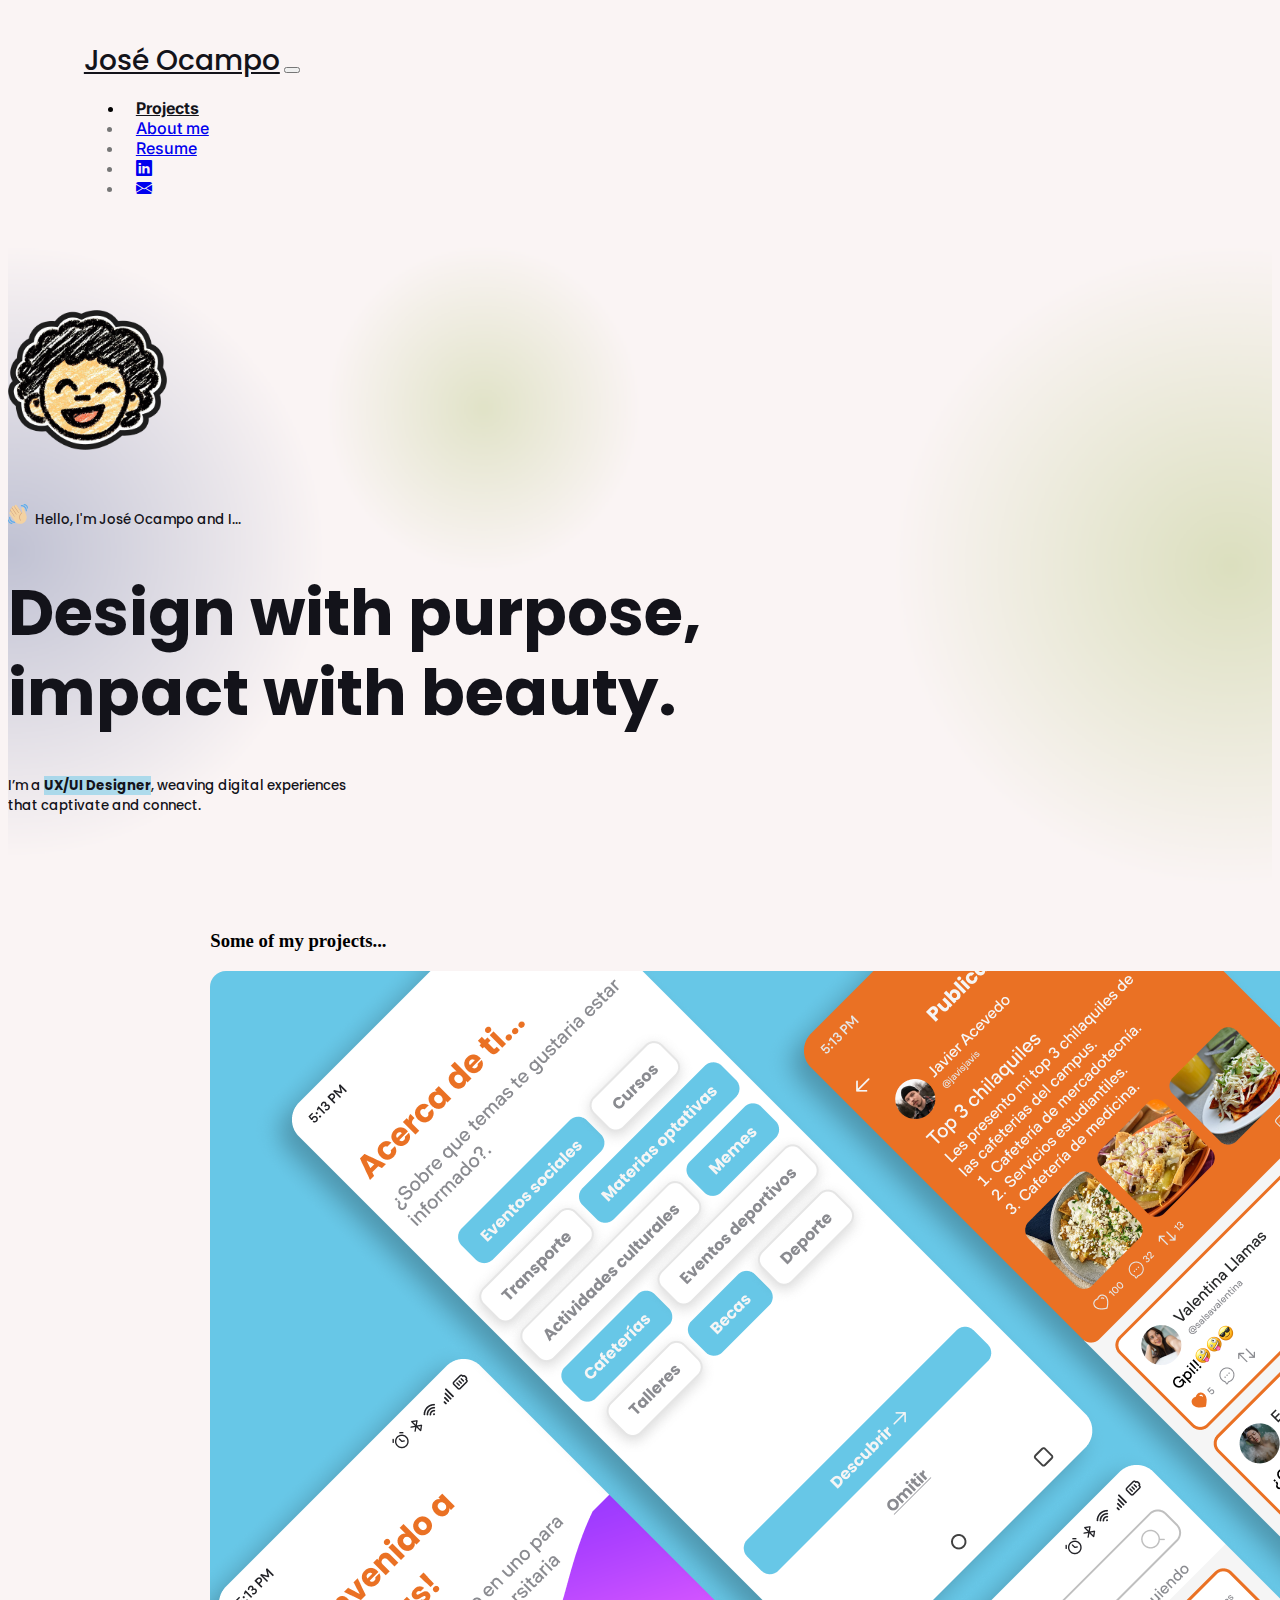
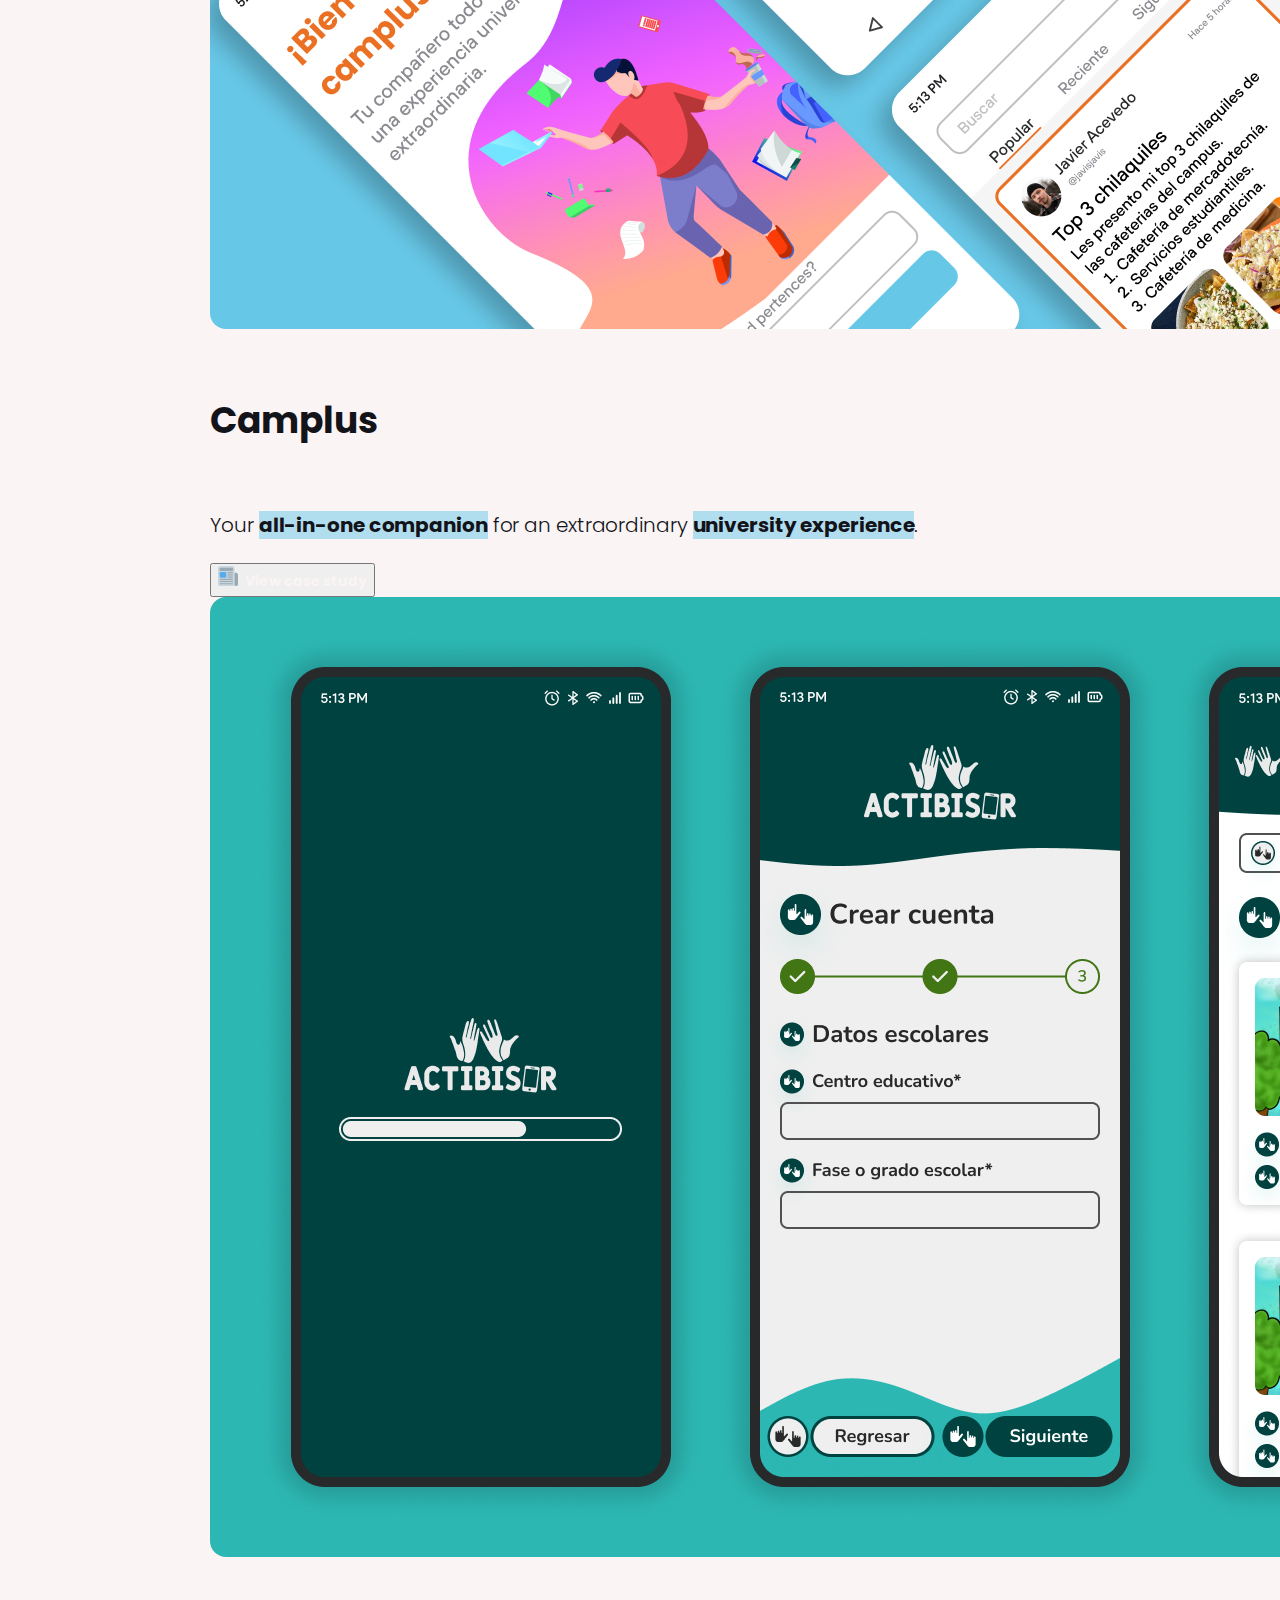
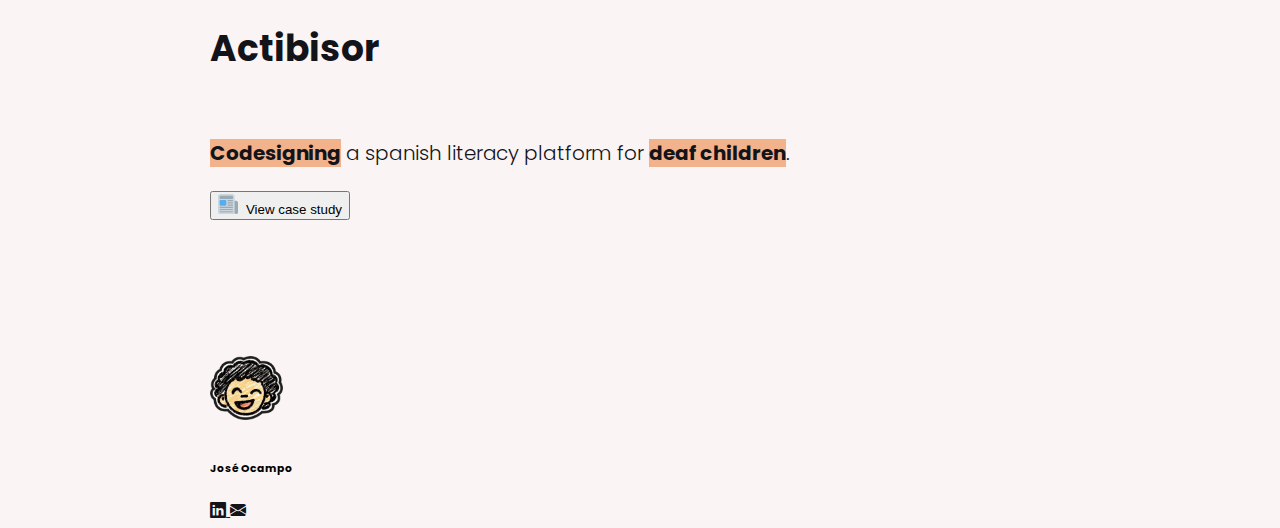
<file: index.html>
<!doctype html>
<html lang="en">
  <head>
    <meta charset="utf-8">
    <meta name="viewport" content="width=device-width, initial-scale=1">
    <title>José Ocampo</title>
    <link rel="icon" href="./assets/projects/iconlogo.png">
    <link href="https://cdn.jsdelivr.net/npm/bootstrap@5.3.2/dist/css/bootstrap.min.css" rel="stylesheet" integrity="sha384-T3c6CoIi6uLrA9TneNEoa7RxnatzjcDSCmG1MXxSR1GAsXEV/Dwwykc2MPK8M2HN" crossorigin="anonymous">
    <link rel="stylesheet" href="https://cdn.jsdelivr.net/npm/bootstrap-icons@1.11.1/font/bootstrap-icons.css">
    <link rel="stylesheet" href="./style.css">
    <link href='https://fonts.googleapis.com/css?family=Poppins' rel='stylesheet'>
    <link href='https://fonts.googleapis.com/css?family=Inter' rel='stylesheet'>
  </head>
  <body>
    <nav class="navbar navbar-expand-lg header" style="background-color: #FAF4F4;">
        <div class="container-fluid">
          <a class="navbar-brand" href="#" id="header-title">José Ocampo</a>
          <button class="navbar-toggler" type="button" data-bs-toggle="collapse" data-bs-target="#navbarNav" aria-controls="navbarNav" aria-expanded="false" aria-label="Toggle navigation">
            <span class="navbar-toggler-icon"></span>
          </button>
          <form class="d-flex">
            <div class="collapse navbar-collapse" id="navbarNav">
                <ul class="navbar-nav">
                <li class="nav-item">
                    <a class="nav-link active header-menu" aria-current="page" href="#" id="header-menu" style="font-weight: 700; color: #13131A;">Projects</a>
                </li>
                <li class="nav-item header-menu" id="header-menu">
                    <a class="nav-link" href="./aboutme.html">About me</a>
                </li>
                <li class="nav-item header-menu" id="header-menu">
                    <a class="nav-link" href="./assets/projects/JoseOcampoUXUIDesignerResume2024.pdf" target="_blank">Resume</a>
                </li>
                <li class="nav-item header-menu" id="header-menu">
                    <a class="nav-link" href="https://www.linkedin.com/in/jos%C3%A9-rodolfo-ocampo-barajas-85534925a/">
                        <i class="bi bi-linkedin"></i>
                    </a>
                </li>
                <li class="nav-item header-menu" id="header-menu">
                    <a class="nav-link" href="mailto:joseocabar@gmail.com">
                        <i class="bi bi-envelope-fill"></i>
                    </a>
                </li>
                </ul>
            </div>
        </form>
        </div>
    </nav>
    <div class="text-center background-image-class">
        <img src="./assets/projects/StickerLogo.png" style="height: 140px; width: 159.21px; margin-top: 64px; margin-bottom: 28px;" class="img-fluid" alt="...">
        <h5 id="small-text"> <img src="./assets/projects/waving-hand-sign-tone-2.svg" style="height: 20px; width: 20px; margin-right: 4px;"> Hello, I'm José Ocampo and I...</h5>
        <h1 id="banner-text"><strong>Design with purpose,</br> impact with beauty.</strong></h1>
        <h5 id="small-text" style="margin-top: 24px;">I’m a <strong class="highlight2">UX/UI Designer</strong>, weaving digital experiences </br> that captivate and connect.</h5>
    </div>

    <div class="container-fluid" style="padding-left: 16%; padding-right: 16%; padding-top: 2%;">
        <div class="row">
          <div class="col-md-12 py-4">
            <h3>Some of my projects...</h3>
          </div>
        </div>

        <div class="card mb-5" style="max-width: 100%; background-color: #FAF4F4; border-color: #FAF4F4;">
            <div class="row g-0">
              <div class="col-md-8 align-items-center">
                <img src="./assets/projects/CamplusCover2.png" class="img-fluid rounded-start-custom" alt="...">
              </div>
              <div class="col-md-4 d-flex align-items-center px-2">
                <div class="card-body">
                  <h5 class="card-title" id="card-title">Camplus</h5>
                  <p class="card-text" id="card-content">Your <strong class="highlight2"> all-in-one companion</strong> for an extraordinary <strong class="highlight2">university experience</strong>.</p>
                  <button type="button" class="btn btn-dark" id="camplus">
                    <img src="./assets/projects/newspaper.svg" style="height: 20px; width: 20px; margin-right: 4px;">
                    View case study</button>
                </div>
              </div>
            </div>
        </div>  

        <div class="card mt-3" style="max-width: 100%; background-color: #FAF4F4; border-color: #FAF4F4;">
          <div class="row g-0">
            <div class="col-md-8 align-items-center">
              <img src="./assets/projects/Actibisor.png" class="img-fluid rounded-start-custom" alt="...">
            </div>
            <div class="col-md-4 d-flex align-items-center px-2">
              <div class="card-body">
                <h5 class="card-title" id="card-title">Actibisor</h5>
                <p class="card-text" id="card-content"><strong class="highlight">Codesigning</strong> a spanish literacy platform for <strong class="highlight">deaf children</strong>.</p>
                <button type="button" class="btn btn-dark" id="actibisor">
                  <img src="./assets/projects/newspaper.svg" style="height: 20px; width: 20px; margin-right: 4px;">
                  View case study</button>
              </div>
            </div>
          </div>
      </div>  

    <div class="card text-center" style="background-color: #FAF4F4; border-color: #FAF4F4; padding-top: 72px;">
        <div class="card-body">
          <img src="./assets/projects/StickerLogo.png" style="height: 64px; width: 72.78; margin-top: 64px; margin-bottom: 12px;" class="img-fluid" alt="...">
          <h6 class="card-title" style="font-family: Poppins; font-weight: 700;">José Ocampo</h6>
          <div class="row"> 
            <div class="col-12">
              <a href="https://www.linkedin.com/in/jos%C3%A9-rodolfo-ocampo-barajas-85534925a">
                <i class="bi bi-linkedin px-2 d-inline" style="color: #13131A;"></i>
              </a>
              <a href="mailto:joseocabar@gmail.com">
                <i class="bi bi-envelope-fill px-2 d-inline" style="color: #13131A;"></i>
              </a>
          </div>
          </div>        
        </div>
      </div>
      
    
    

    <script src="https://cdn.jsdelivr.net/npm/bootstrap@5.3.2/dist/js/bootstrap.bundle.min.js" integrity="sha384-C6RzsynM9kWDrMNeT87bh95OGNyZPhcTNXj1NW7RuBCsyN/o0jlpcV8Qyq46cDfL" crossorigin="anonymous"></script>
  </body>

  <script>
    document.getElementById("camplus").addEventListener("click", function() {
      window.location.href = "./camplus.html";
    });
    document.getElementById("actibisor").addEventListener("click", function() {
      window.location.href = "./actibisor.html";
    });
  </script>
</html>
</file>
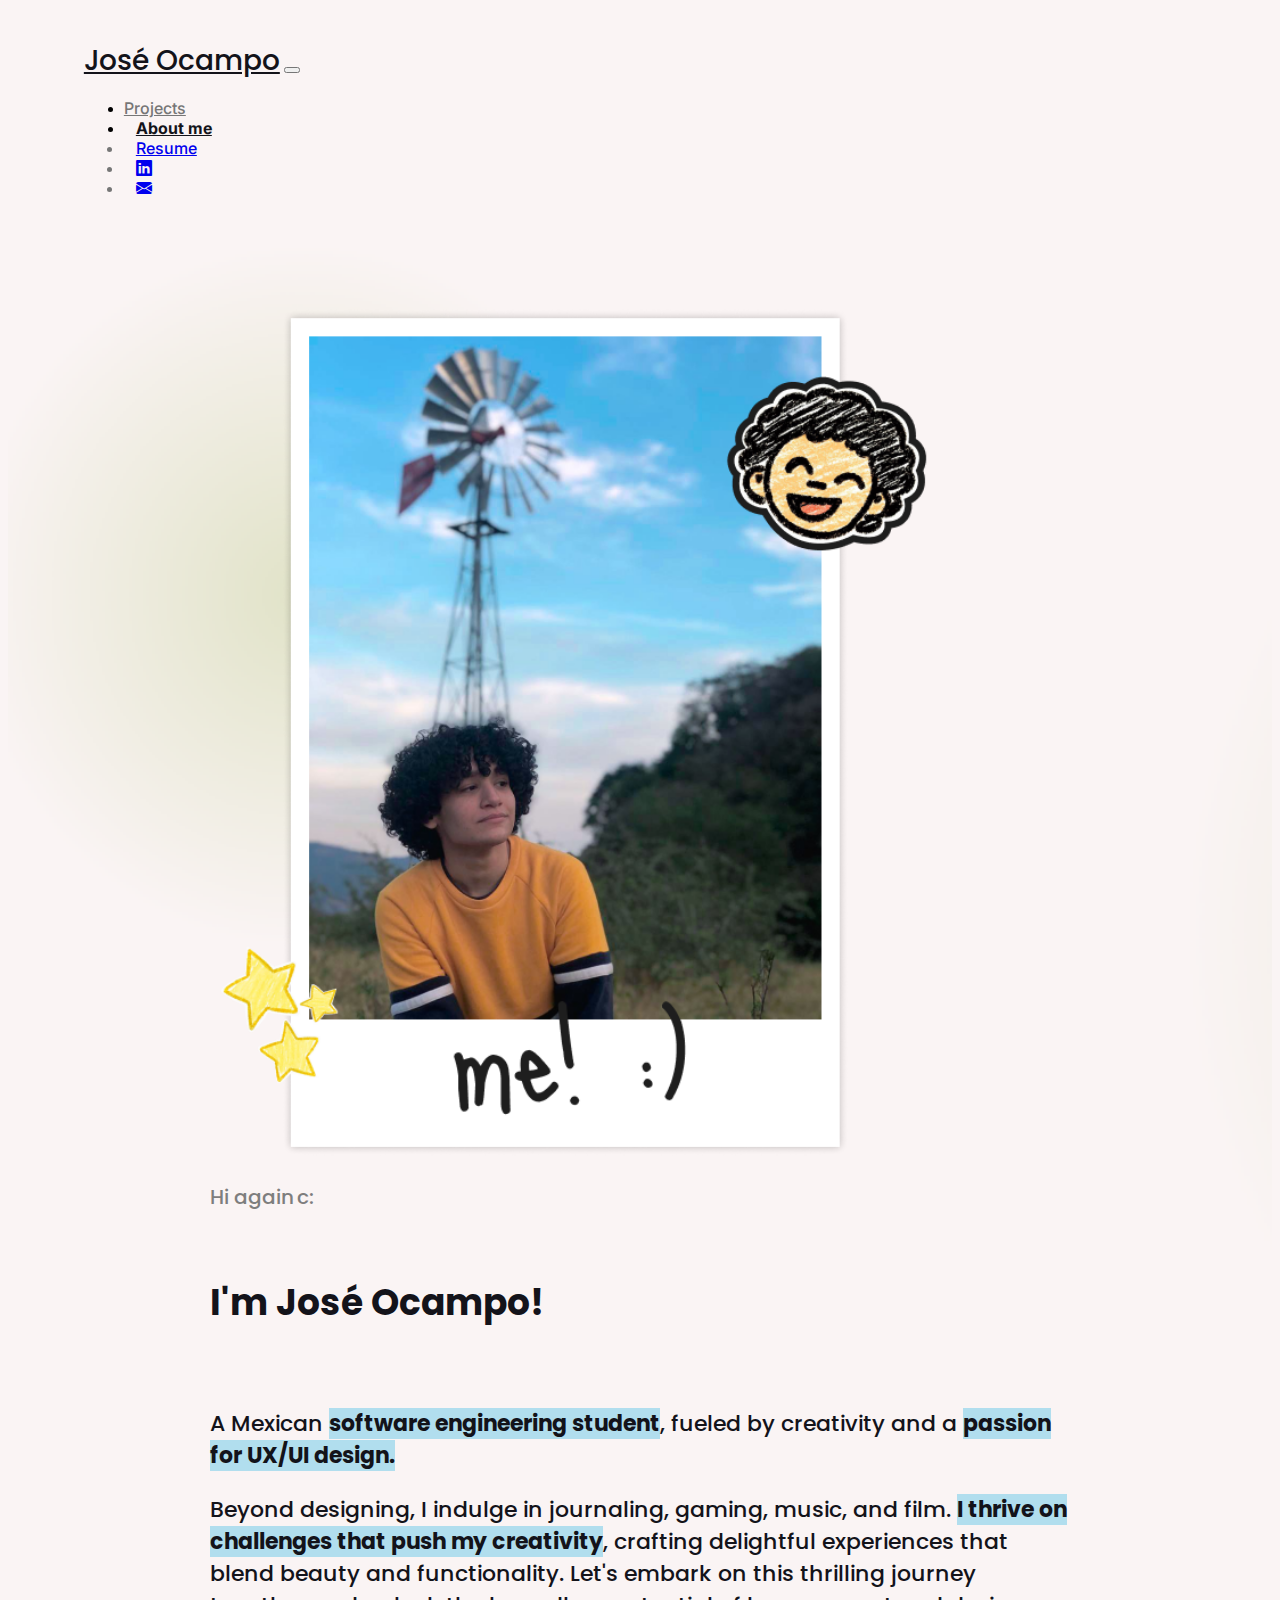
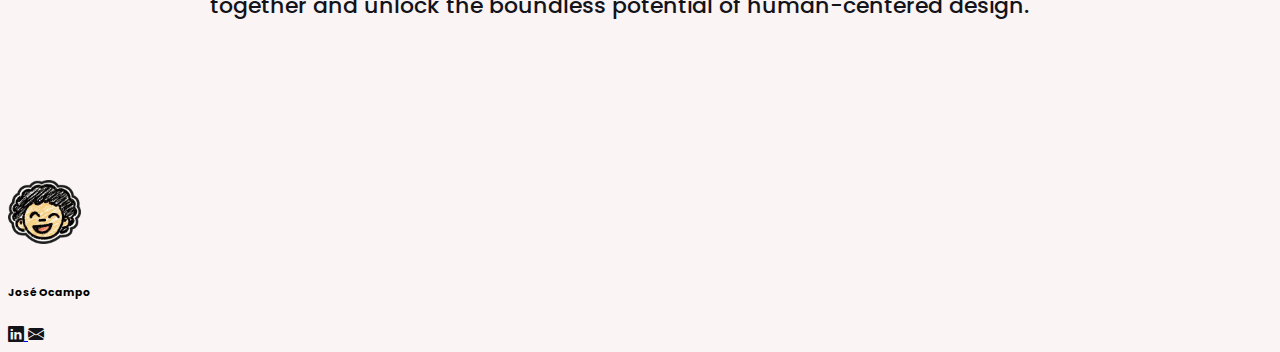
<file: aboutme.html>
<!doctype html>
<html lang="en">
  <head>
    <meta charset="utf-8">
    <meta name="viewport" content="width=device-width, initial-scale=1">
    <title>José Ocampo</title>
    <link rel="icon" href="./assets/projects/iconlogo.png">
    <link href="https://cdn.jsdelivr.net/npm/bootstrap@5.3.2/dist/css/bootstrap.min.css" rel="stylesheet" integrity="sha384-T3c6CoIi6uLrA9TneNEoa7RxnatzjcDSCmG1MXxSR1GAsXEV/Dwwykc2MPK8M2HN" crossorigin="anonymous">
    <link rel="stylesheet" href="https://cdn.jsdelivr.net/npm/bootstrap-icons@1.11.1/font/bootstrap-icons.css">
    <link rel="stylesheet" href="./style.css">
    <link href='https://fonts.googleapis.com/css?family=Poppins' rel='stylesheet'>
    <link href='https://fonts.googleapis.com/css?family=Inter' rel='stylesheet'>
  </head>
  <body>
    <nav class="navbar navbar-expand-lg header" style="background-color: #FAF4F4;">
        <div class="container-fluid">
          <a class="navbar-brand" href="./index.html" id="header-title">José Ocampo</a>
          <button class="navbar-toggler" type="button" data-bs-toggle="collapse" data-bs-target="#navbarNav" aria-controls="navbarNav" aria-expanded="false" aria-label="Toggle navigation">
            <span class="navbar-toggler-icon"></span>
          </button>
          <form class="d-flex">
            <div class="collapse navbar-collapse" id="navbarNav">
                <ul class="navbar-nav">
                <li class="nav-item">
                    <a class="nav-link" aria-current="page" href="./index.html" id="header-menu">Projects</a>
                </li>
                <li class="nav-item">
                    <a class="nav-link active header-menu" id="header-menu" style="font-weight: 700; color: #13131A;" href="./aboutme.html">About me</a>
                </li>
                <li class="nav-item header-menu" id="header-menu">
                  <a class="nav-link" href="./assets/projects/JoseOcampoUXUIDesignerResume2024.pdf" target="_blank">Resume</a>
                </li>
                <li class="nav-item header-menu" id="header-menu">
                    <a class="nav-link" href="https://www.linkedin.com/in/jos%C3%A9-rodolfo-ocampo-barajas-85534925a/">
                        <i class="bi bi-linkedin"></i>
                    </a>
                </li>
                <li class="nav-item header-menu" id="header-menu">
                    <a class="nav-link" href="mailto:joseocabar@gmail.com">
                        <i class="bi bi-envelope-fill"></i>
                    </a>
                </li>
                </ul>
            </div>
        </form>
        </div>
    </nav>
    <div class="background-image-class2" style="padding-left: 16%; padding-right: 16%; padding-top: 5%;">
        <div class="row d-flex align-items-center">
            <div class="col-md-6">
                <img src="./assets/projects/me.png" class="img-fluid mx-auto d-block" style="width: 85%;" alt="...">
            </div>
            <div class="col-md-6">
                <p id="card-content" style="font-weight: 500; color: #7E7E7E;">Hi again c:</p>
                <h5 class="card-title" id="card-title" style="padding-bottom: 18px;">I'm José Ocampo!</h5>
                <p id="description3">A Mexican <strong class="highlight2">software engineering student</strong>, fueled by creativity and a <strong class="highlight2">passion for UX/UI design.</strong></p>
                <p id="description3">Beyond designing, I indulge in journaling, gaming, music, and film. <strong class="highlight2">I thrive on challenges that push my creativity</strong>, crafting delightful experiences that blend beauty and functionality. Let's embark on this thrilling journey together and unlock the boundless potential of human-centered design.</p>
            </div>
        </div>
    </div>

    <div class="card text-center" style="background-color: #FAF4F4; border-color: #FAF4F4; padding-top: 72px;">
        <div class="card-body">
          <img src="./assets/projects/StickerLogo.png" style="height: 64px; width: 72.78; margin-top: 64px; margin-bottom: 12px;" class="img-fluid" alt="...">
          <h6 class="card-title" style="font-family: Poppins; font-weight: 700;">José Ocampo</h6>
          <div class="row"> 
            <div class="col-12">
                <a href="https://www.linkedin.com/in/jos%C3%A9-rodolfo-ocampo-barajas-85534925a">
                  <i class="bi bi-linkedin px-2 d-inline" style="color: #13131A;"></i>
                </a>
                <a href="mailto:joseocabar@gmail.com">
                  <i class="bi bi-envelope-fill px-2 d-inline" style="color: #13131A;"></i>
                </a>
            </div>
          </div>        
        </div>
      </div>
  </body>
</html>
</file>
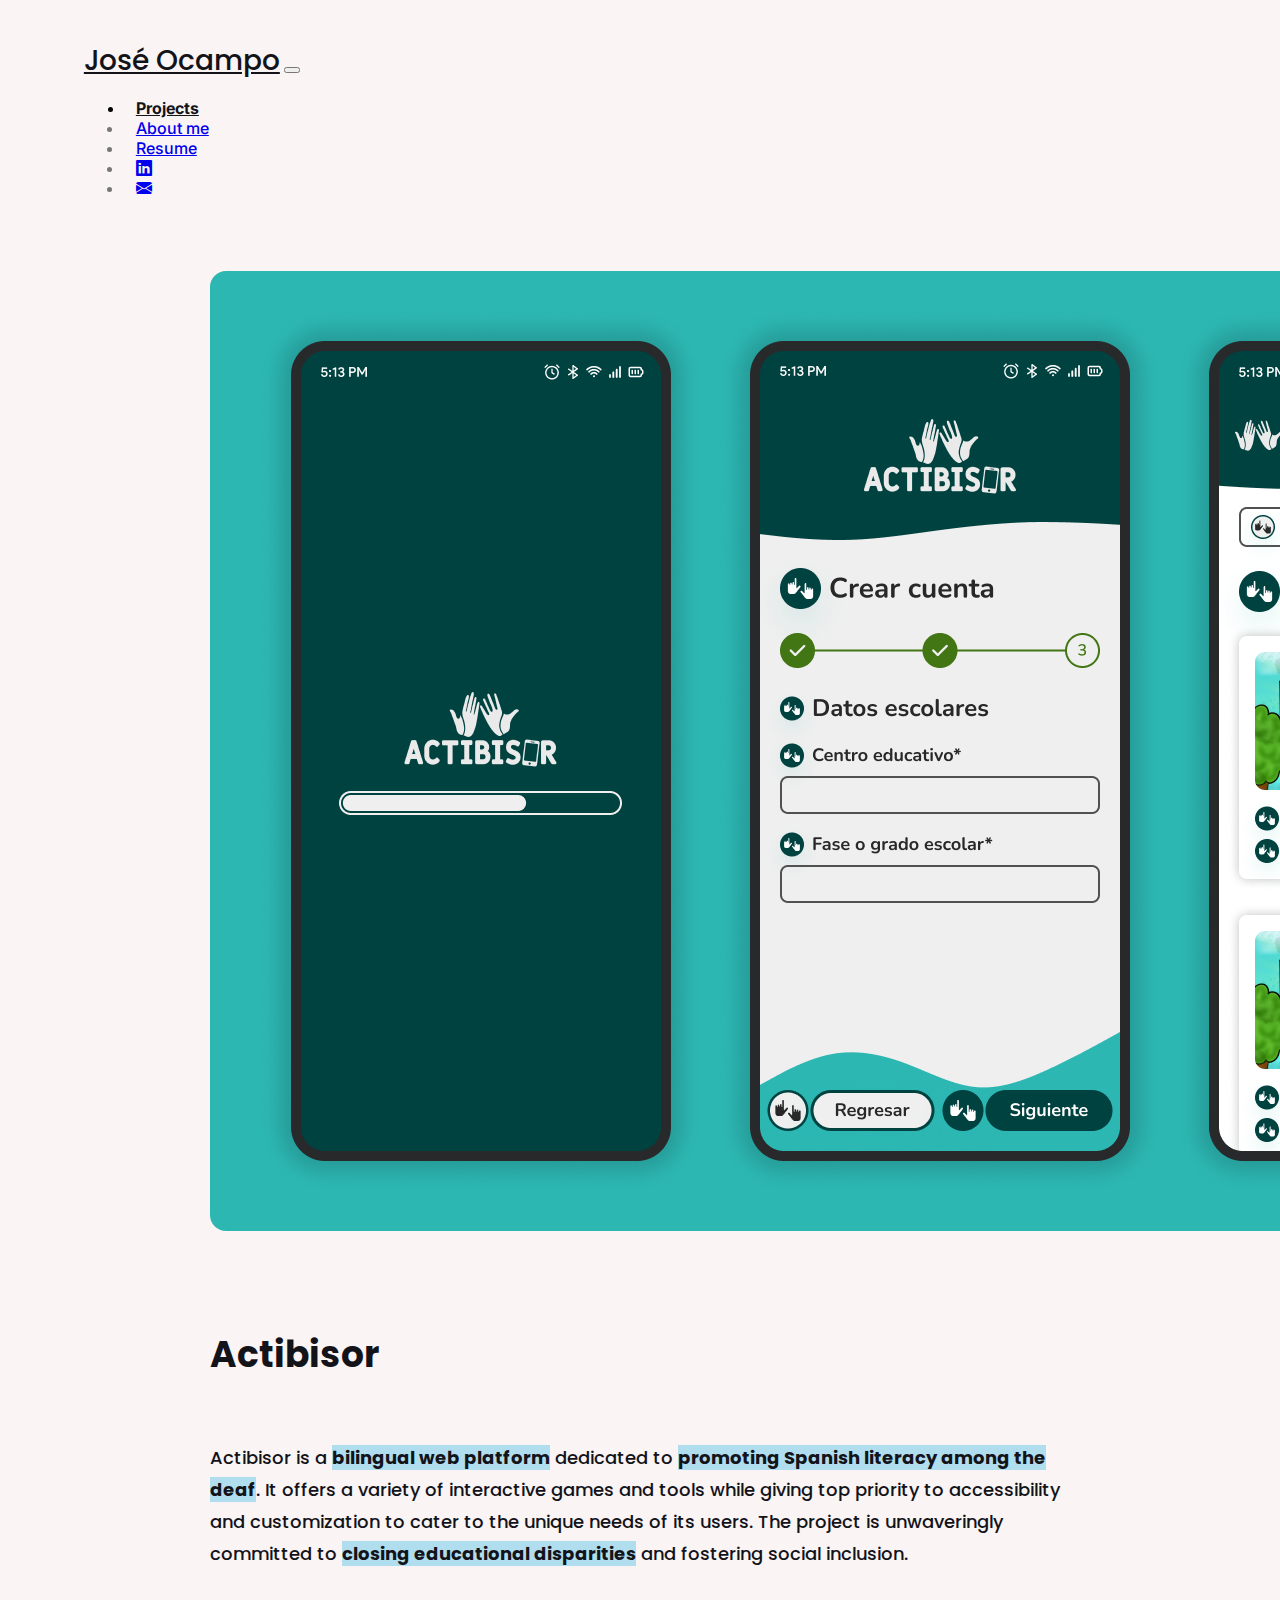
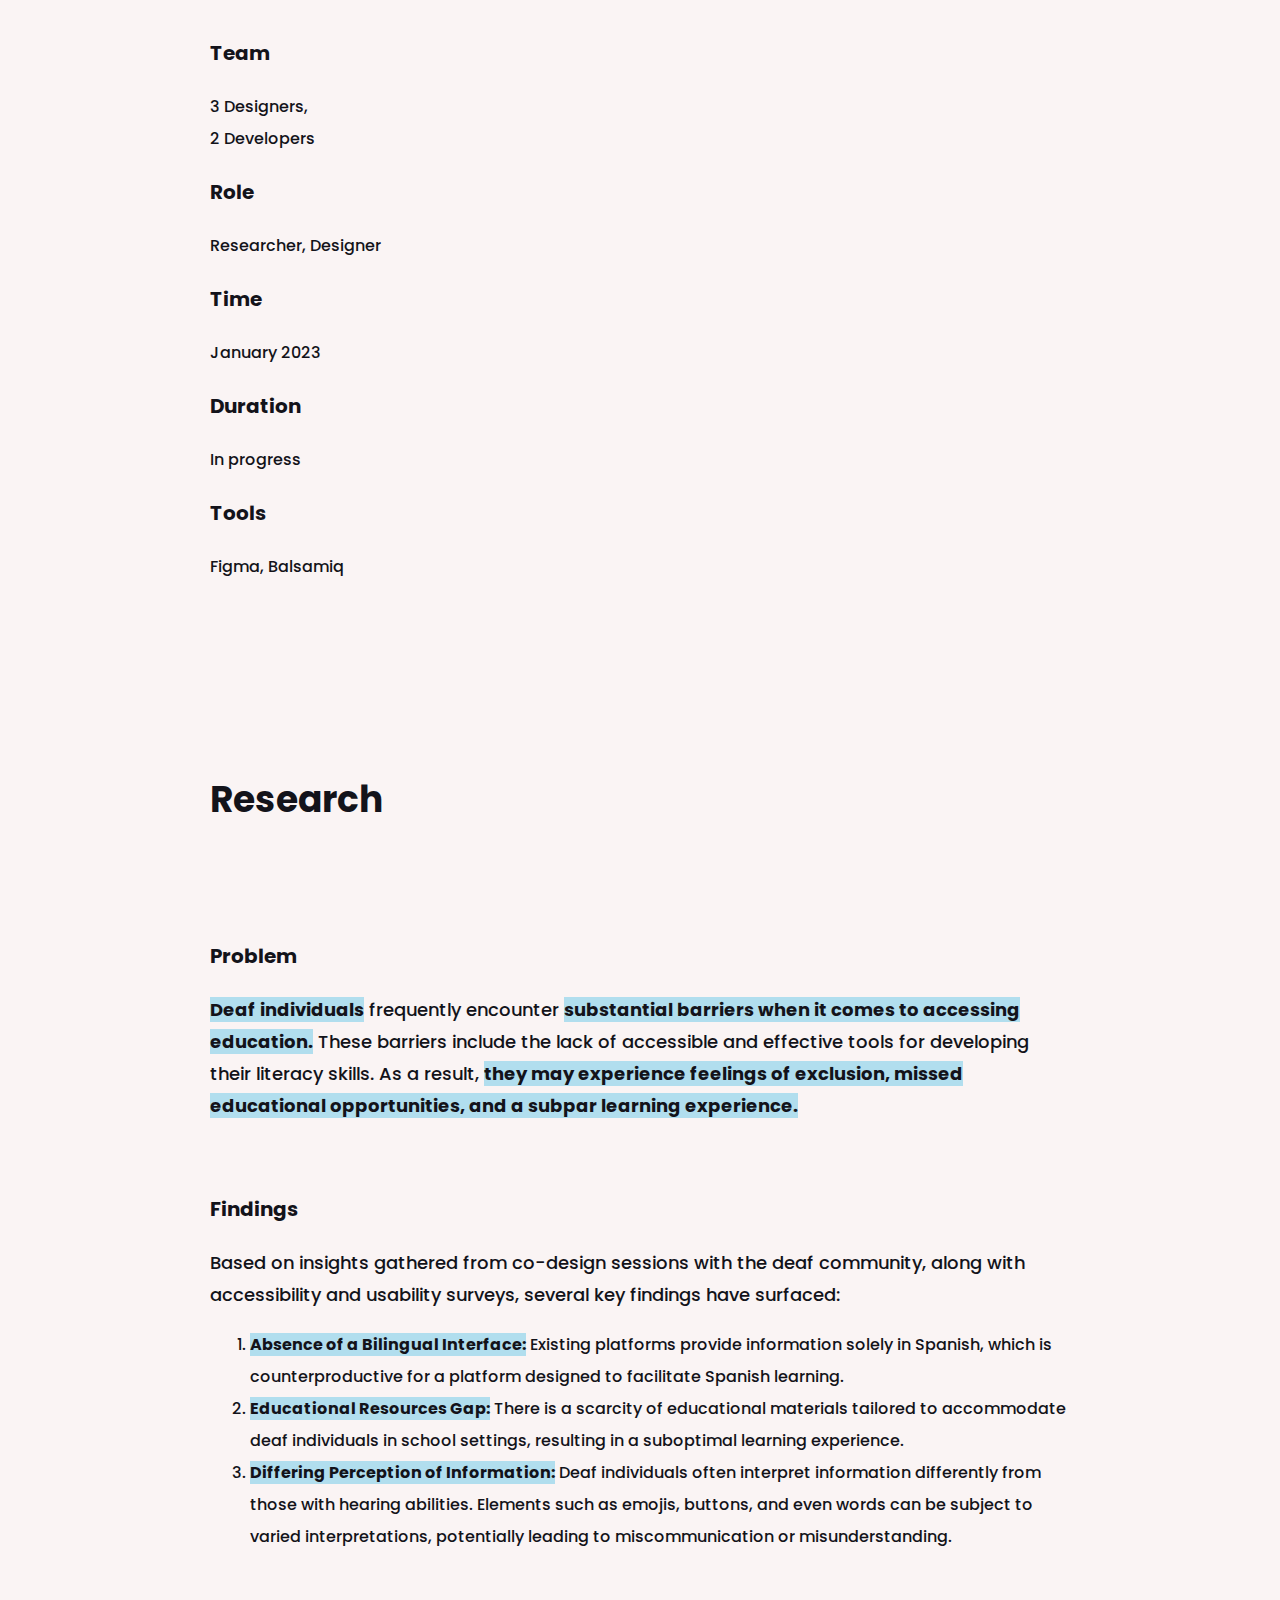
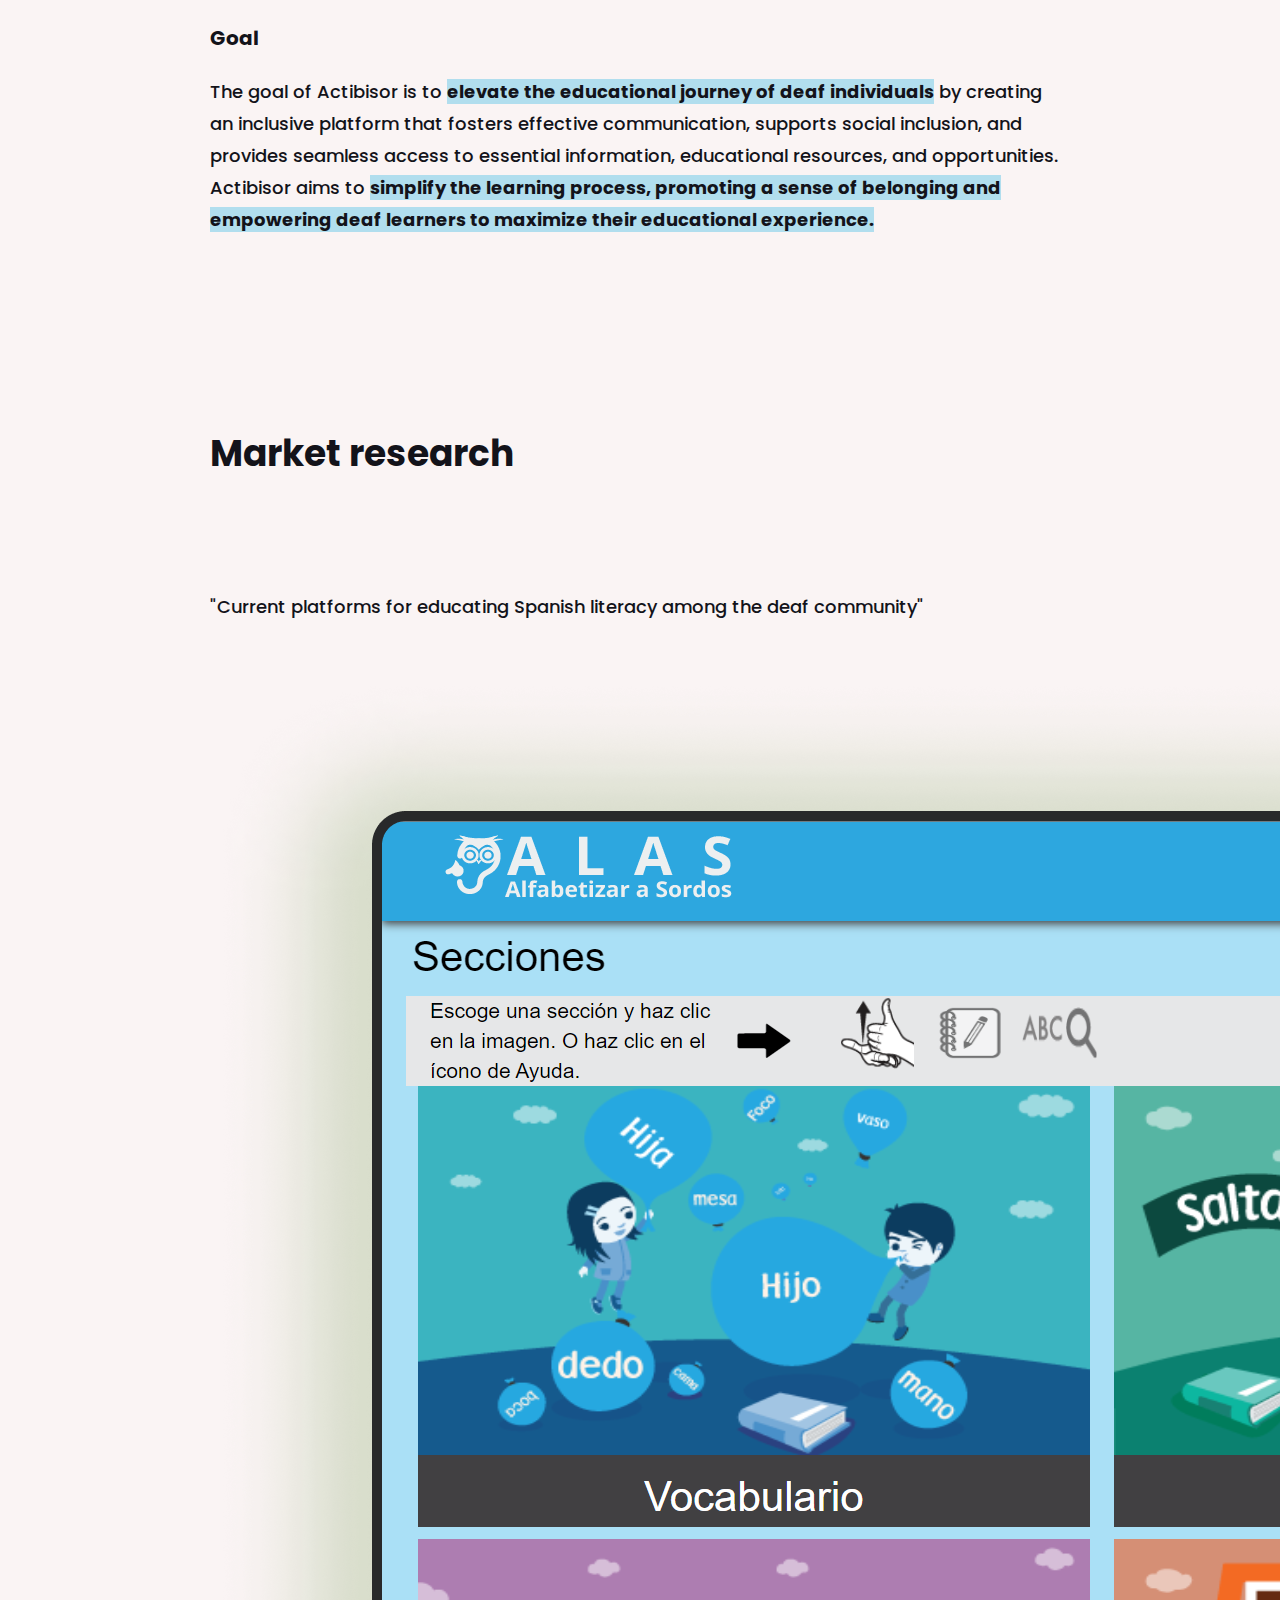
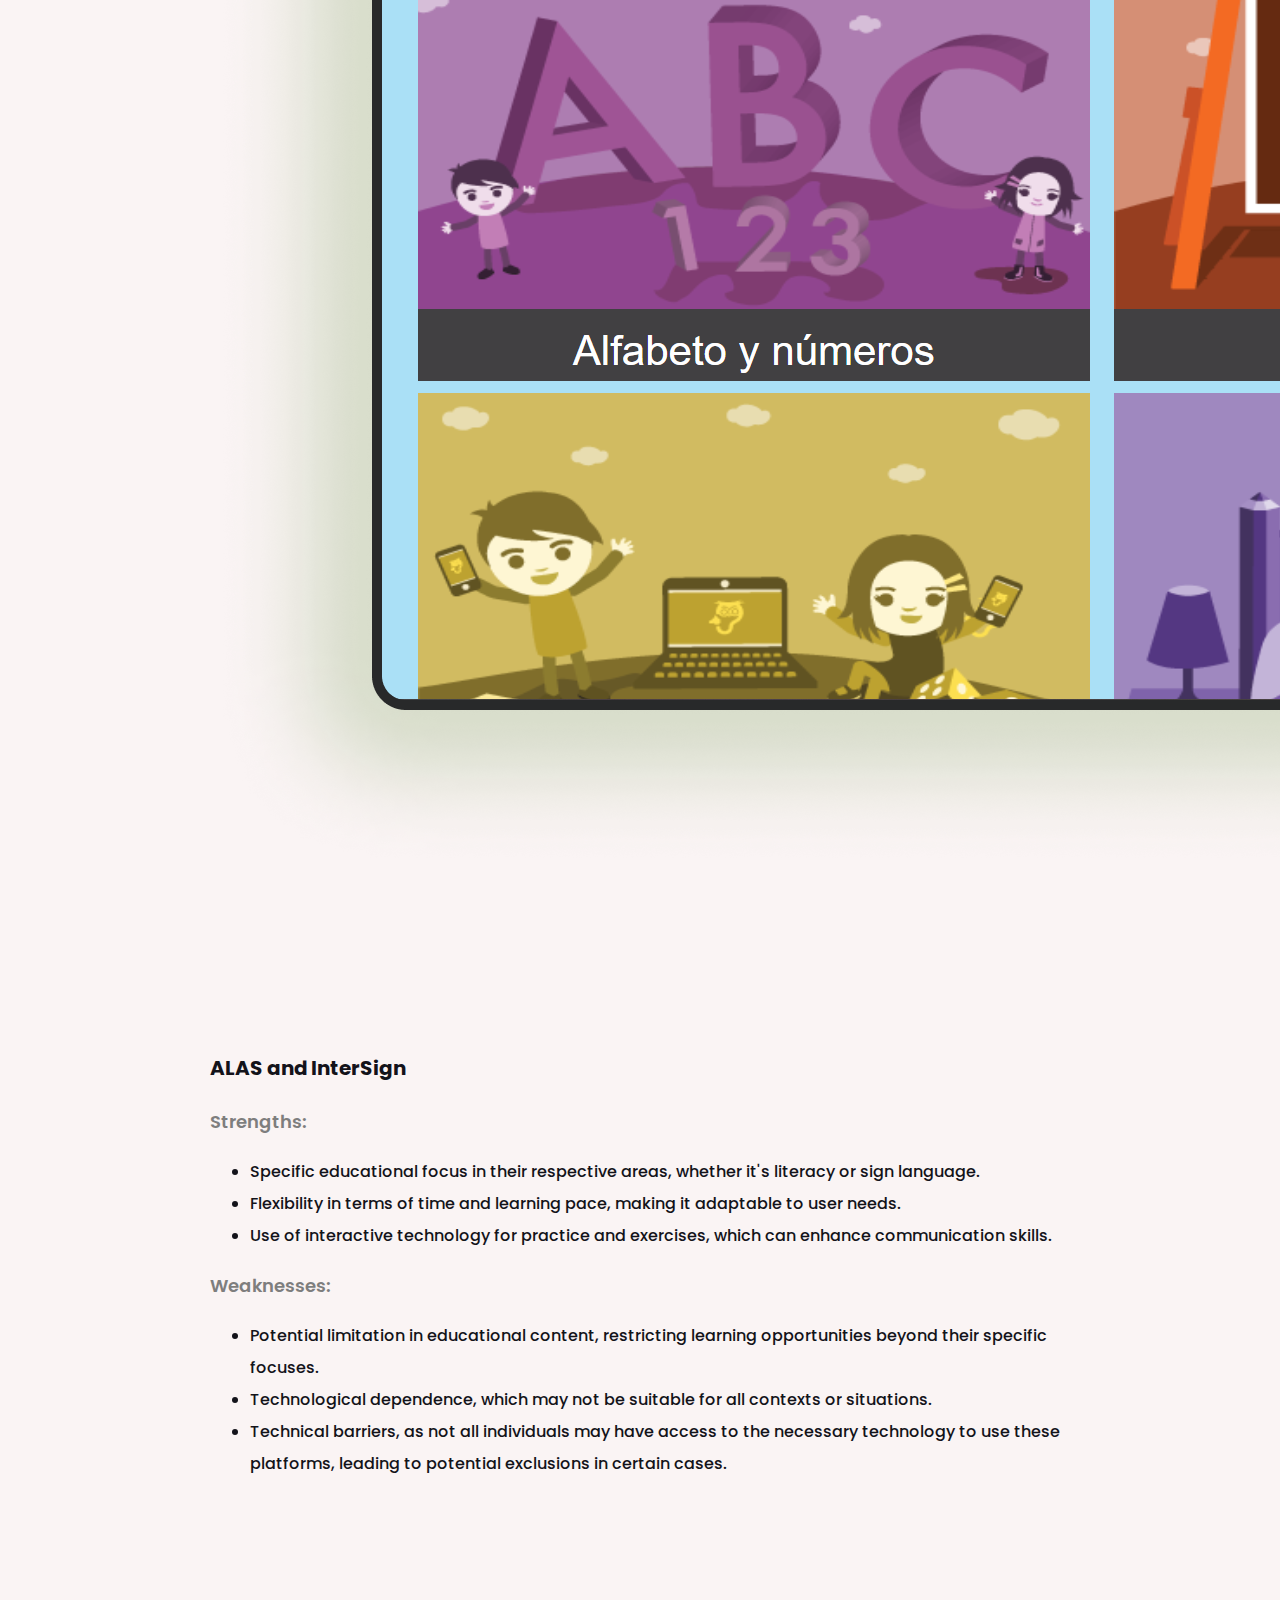
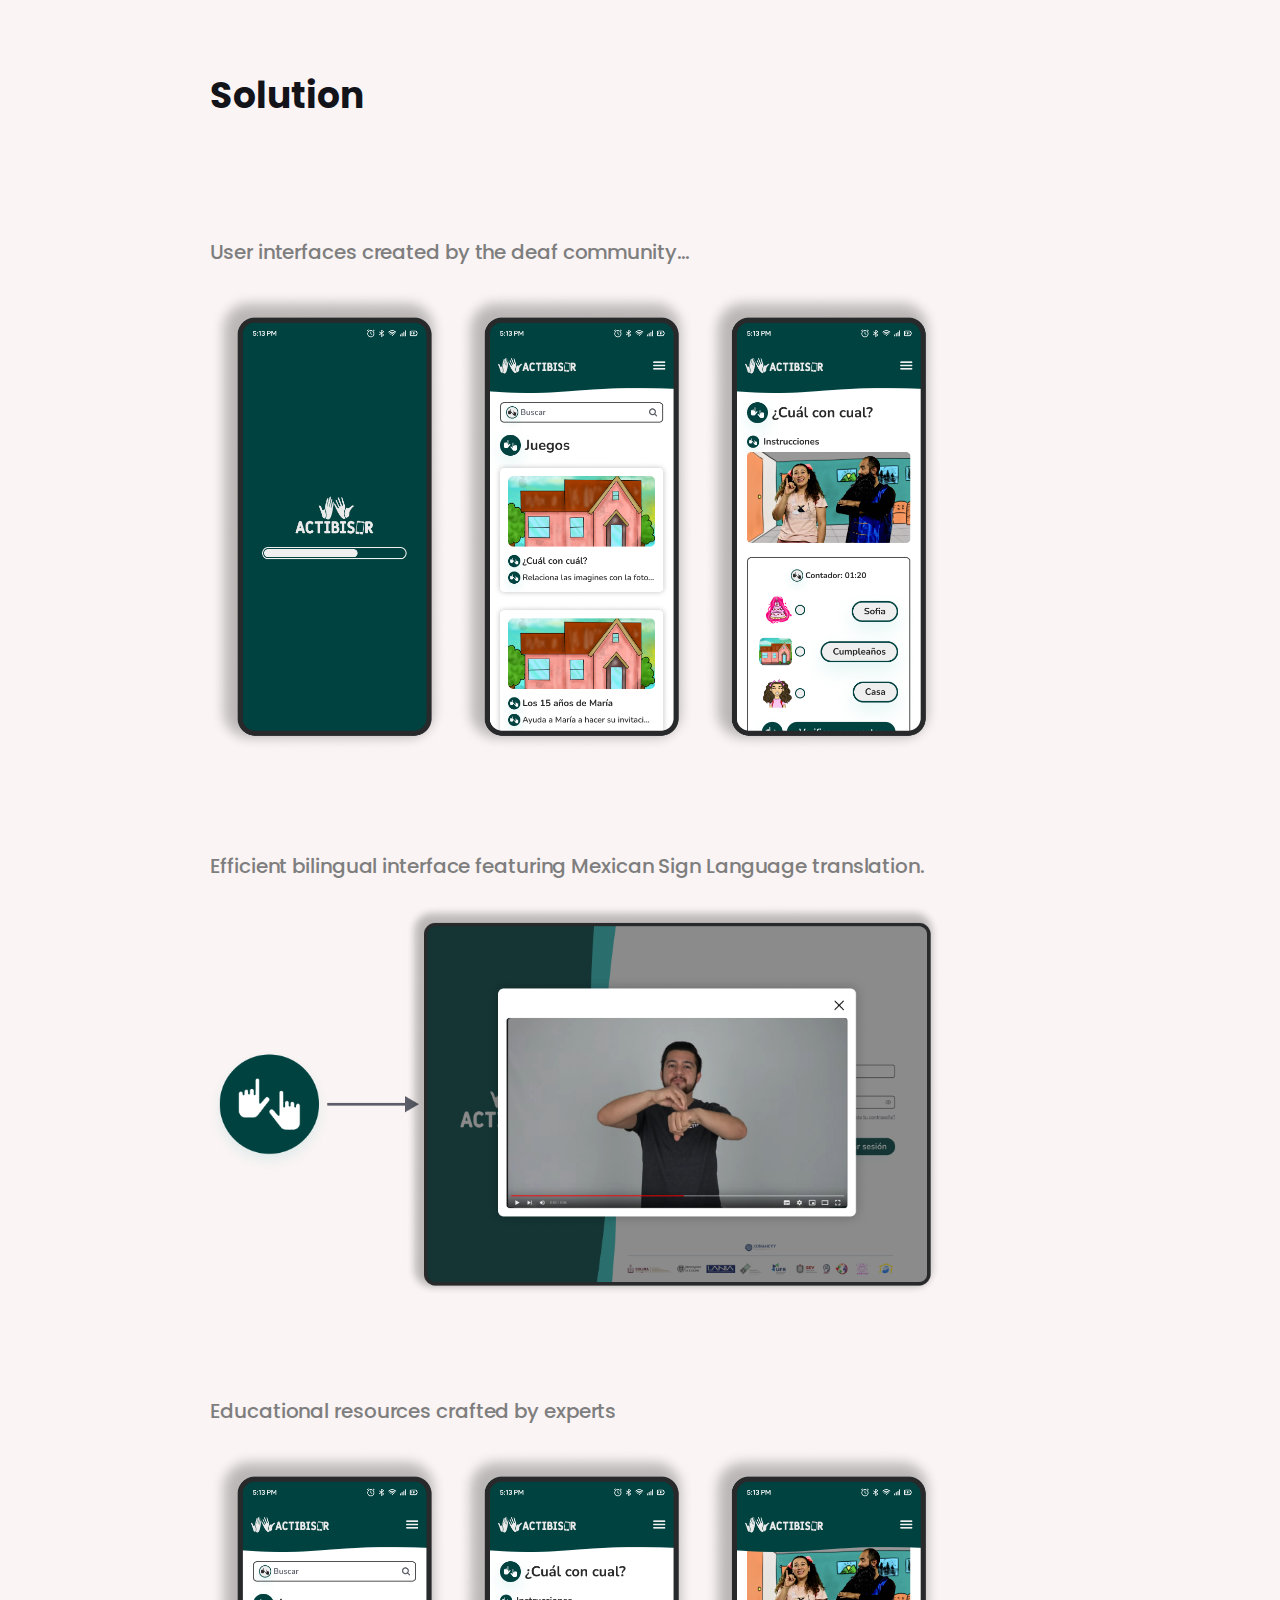
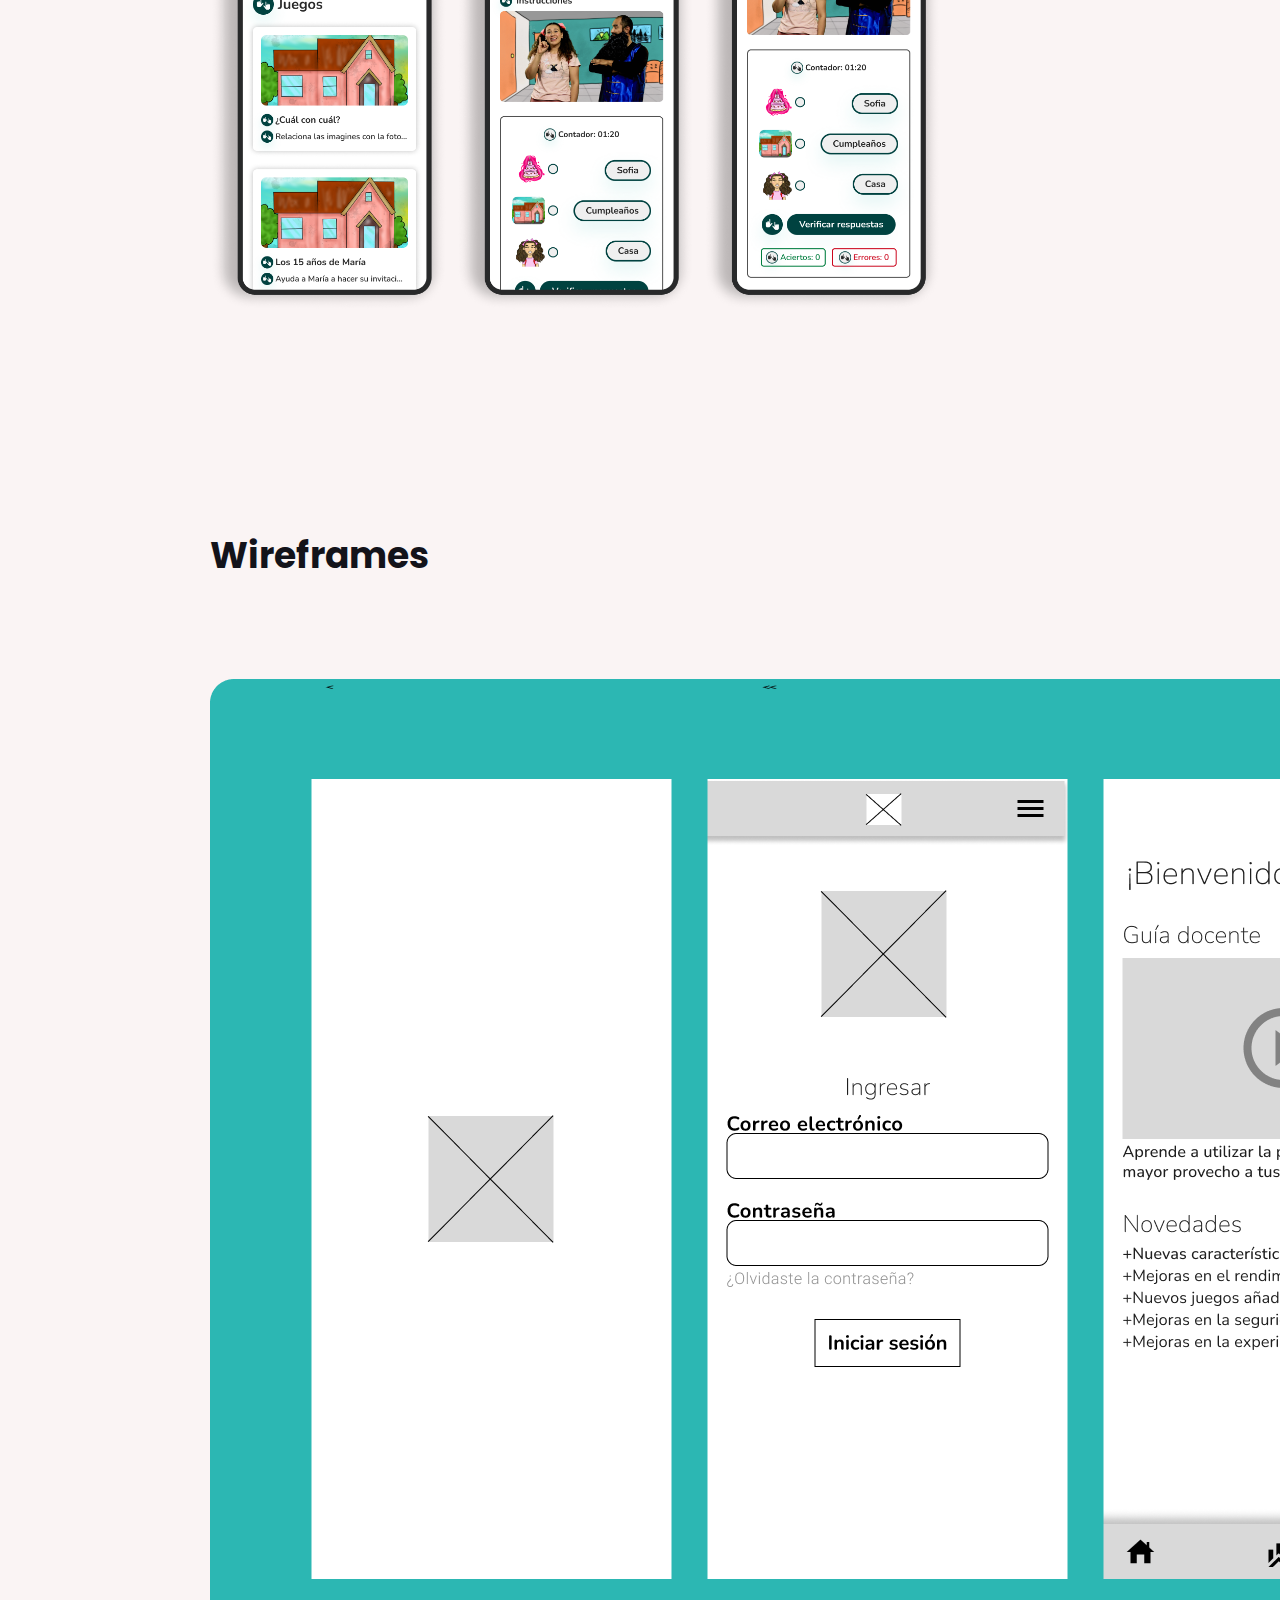
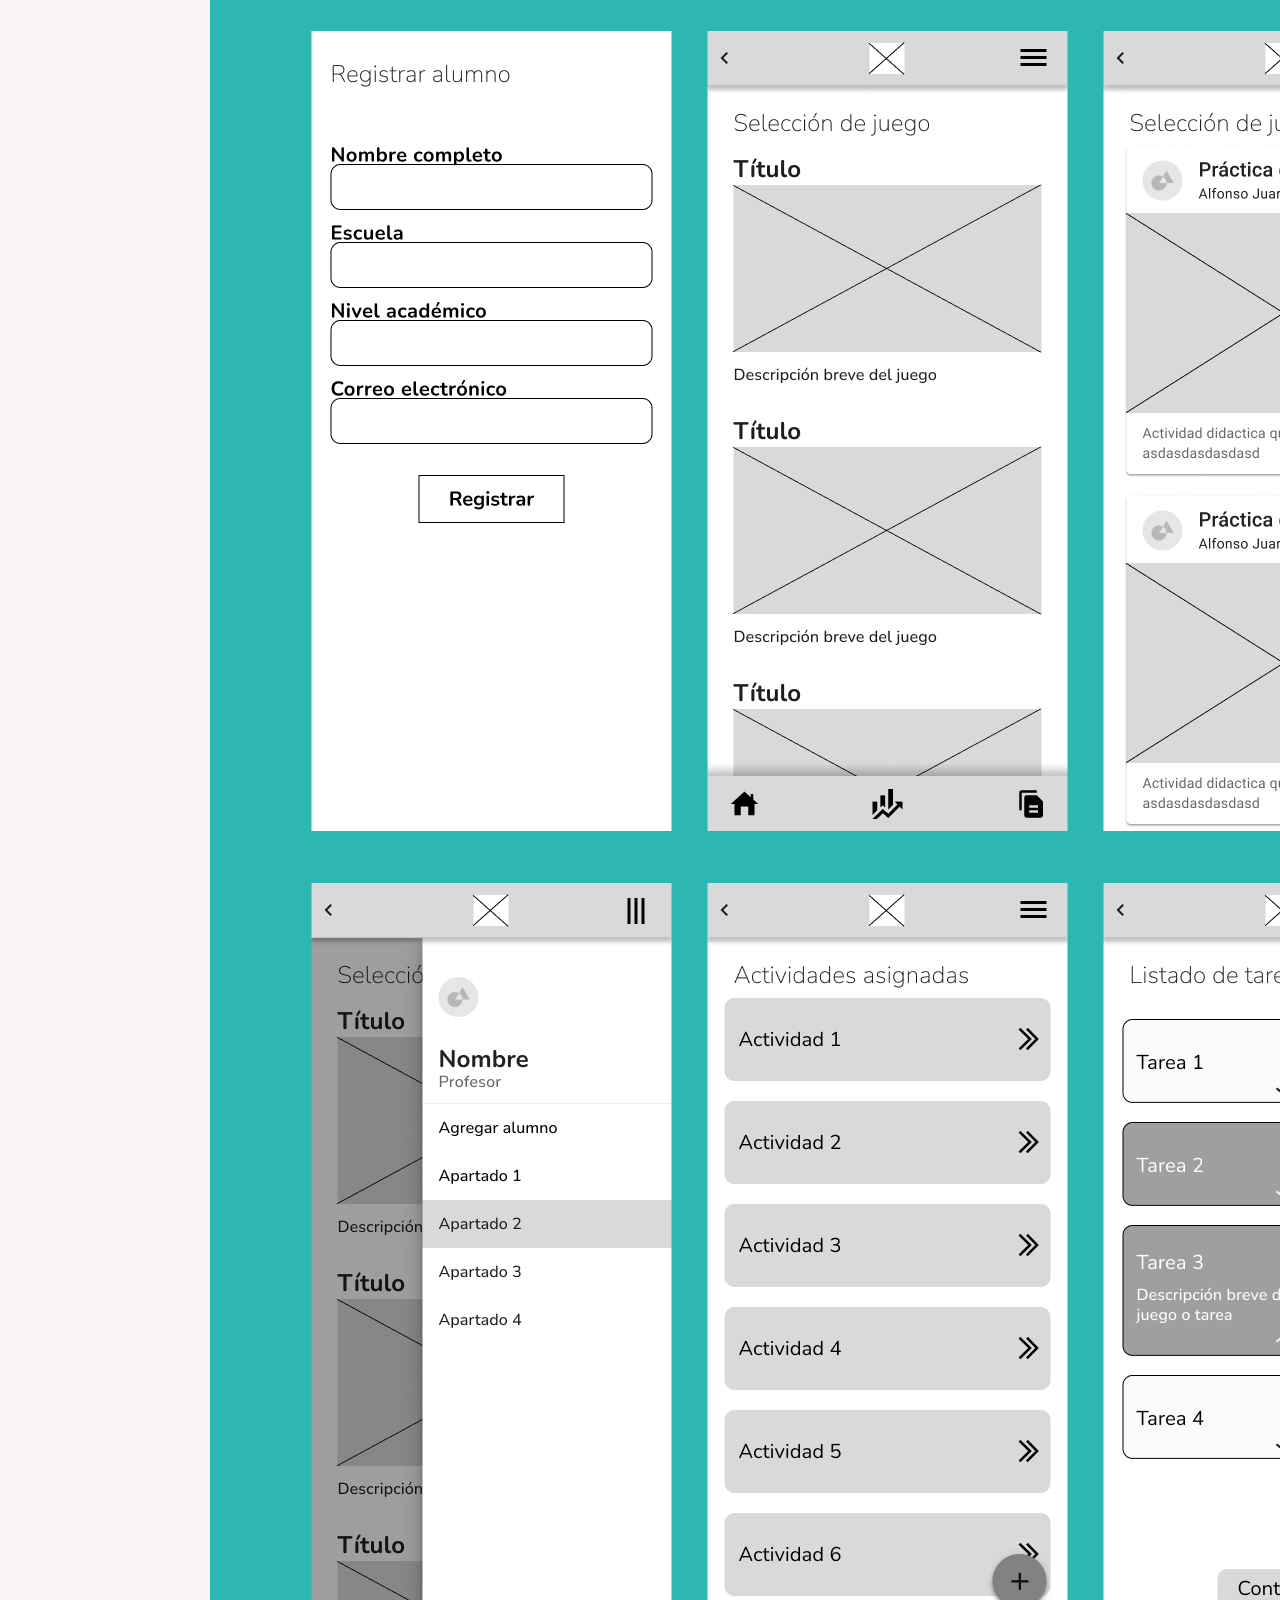
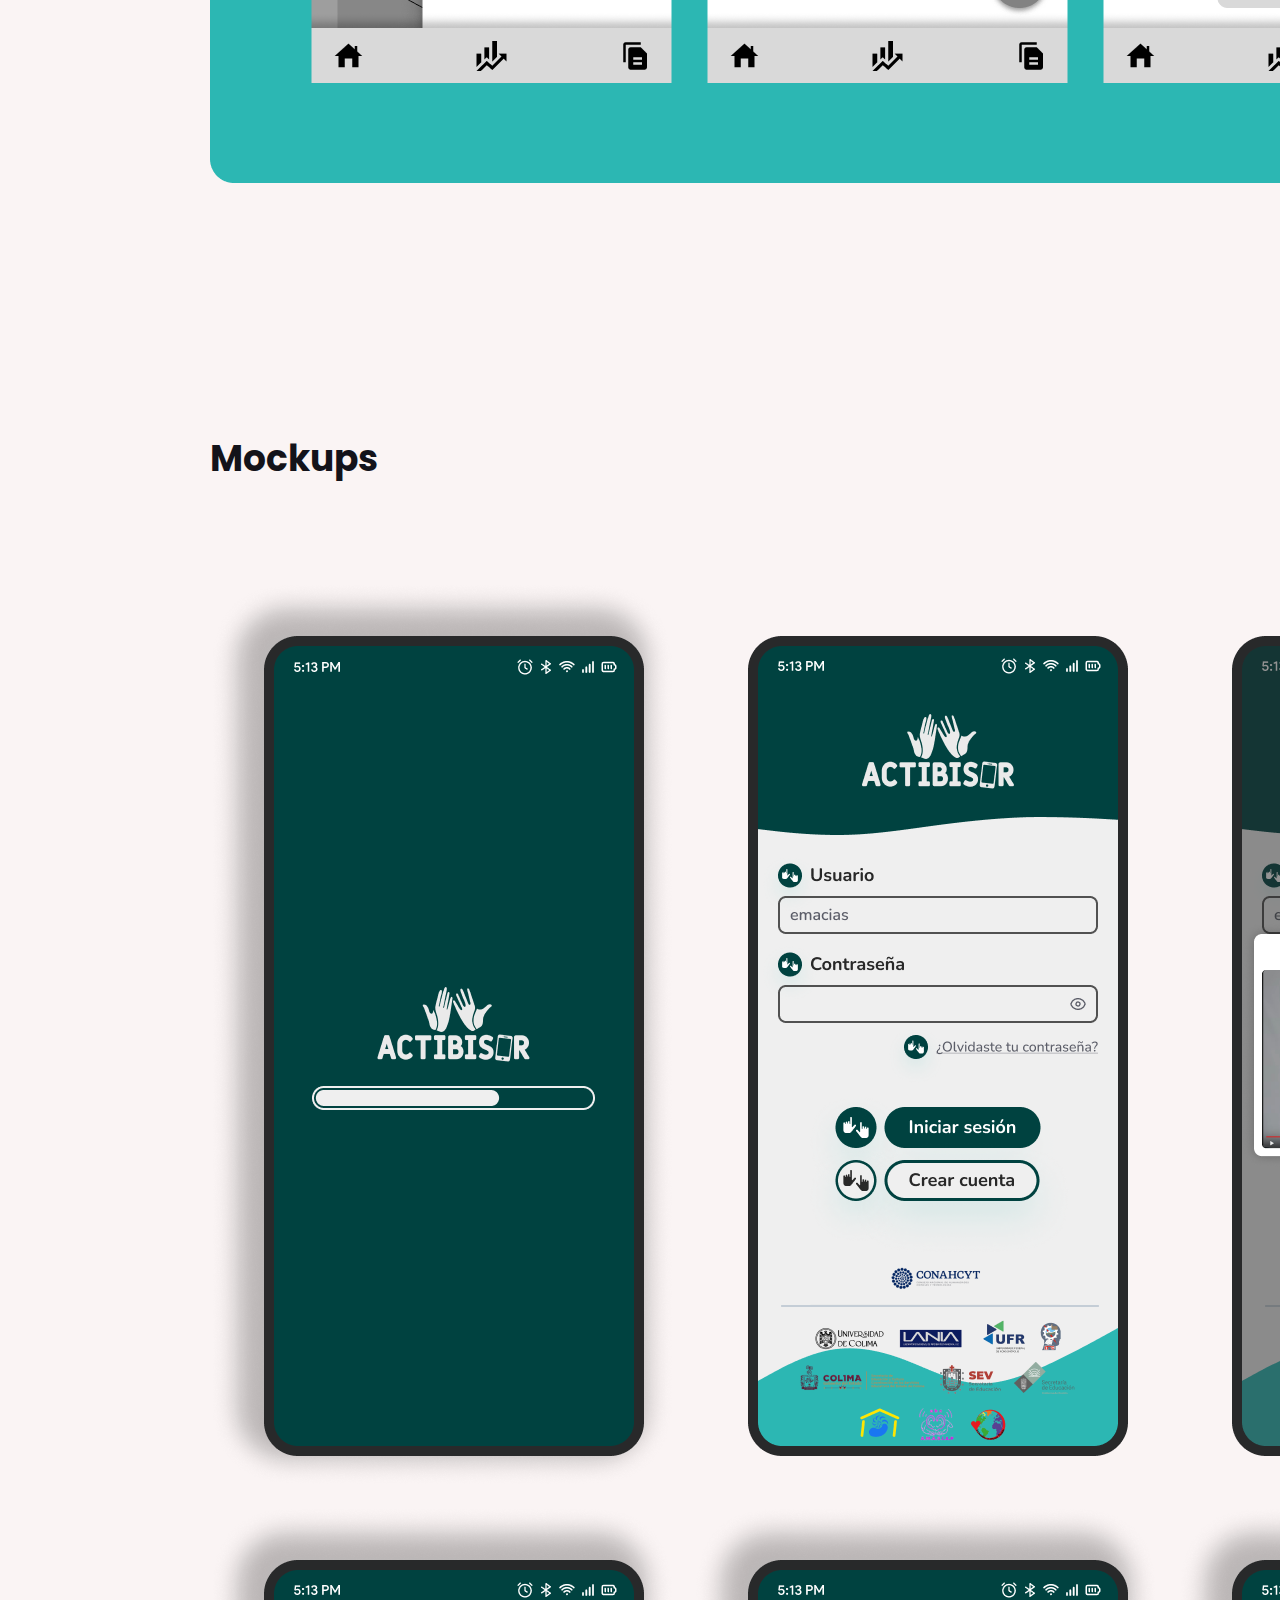
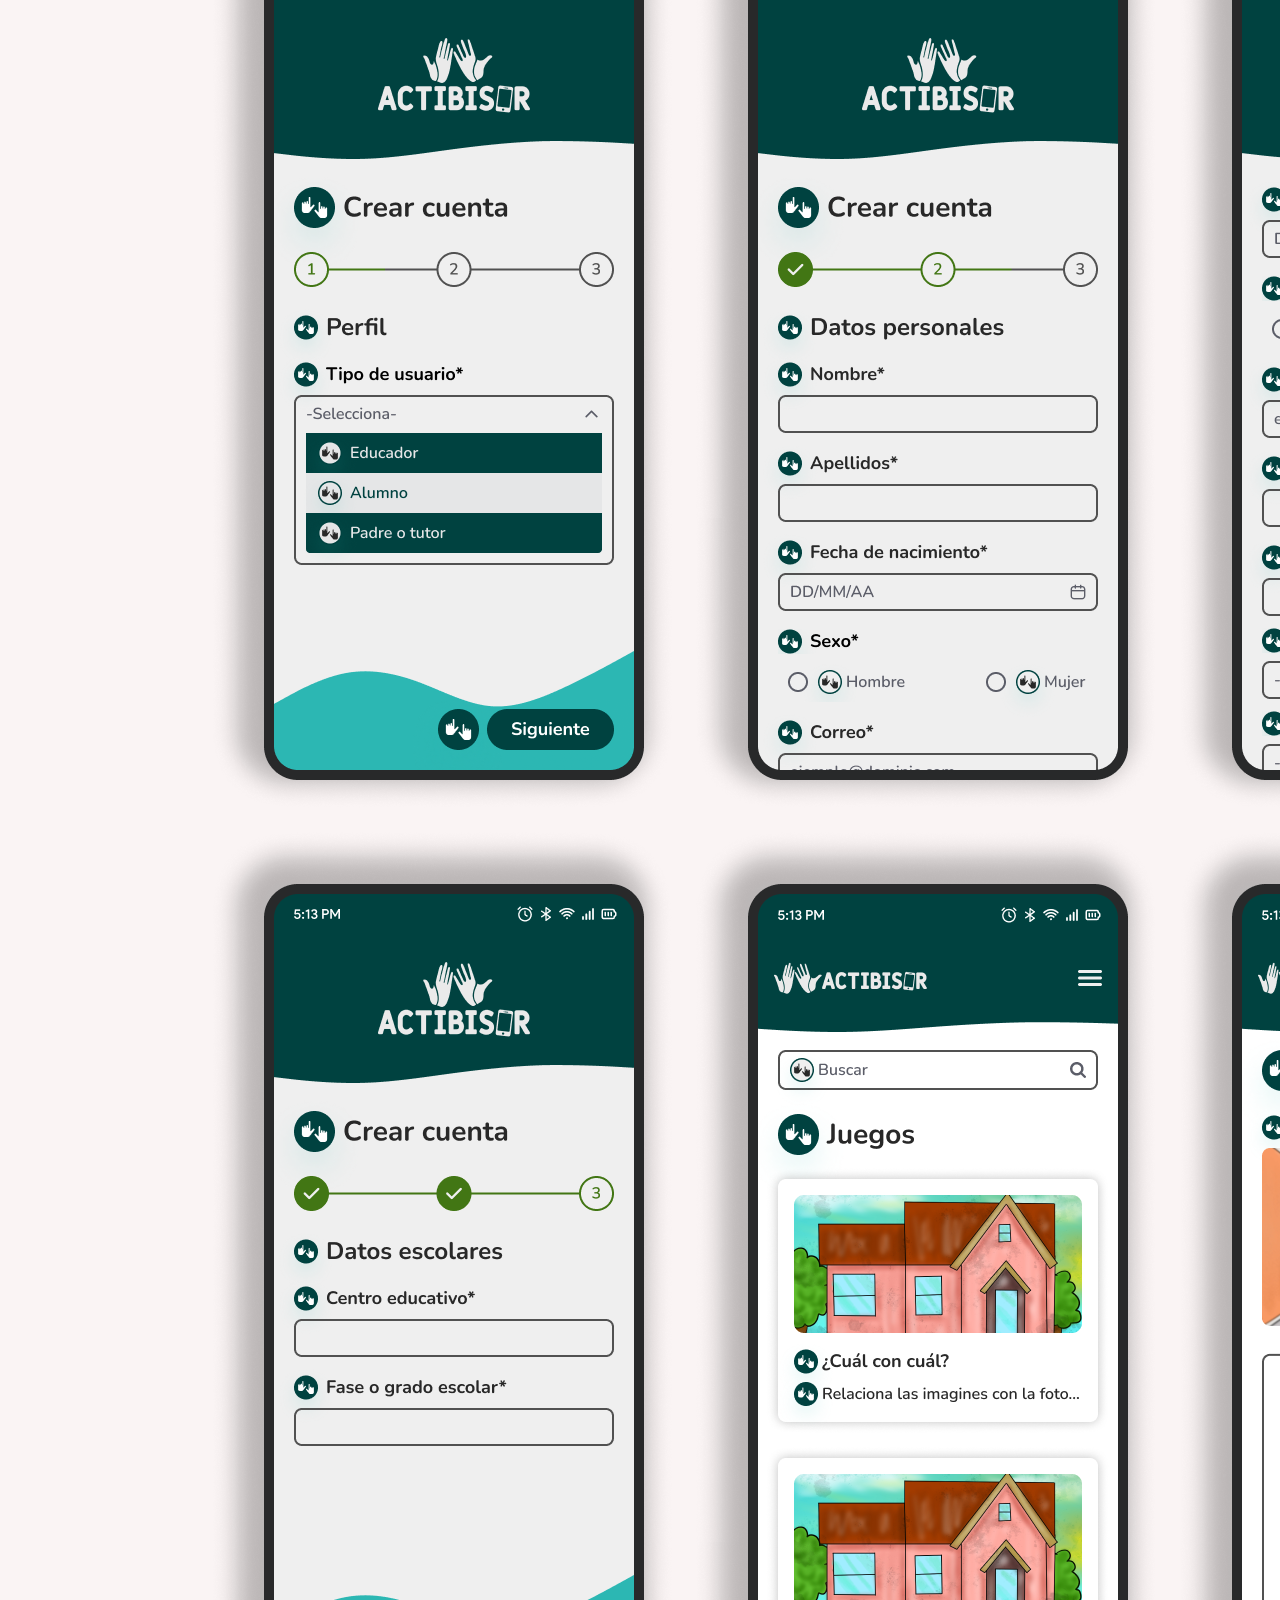
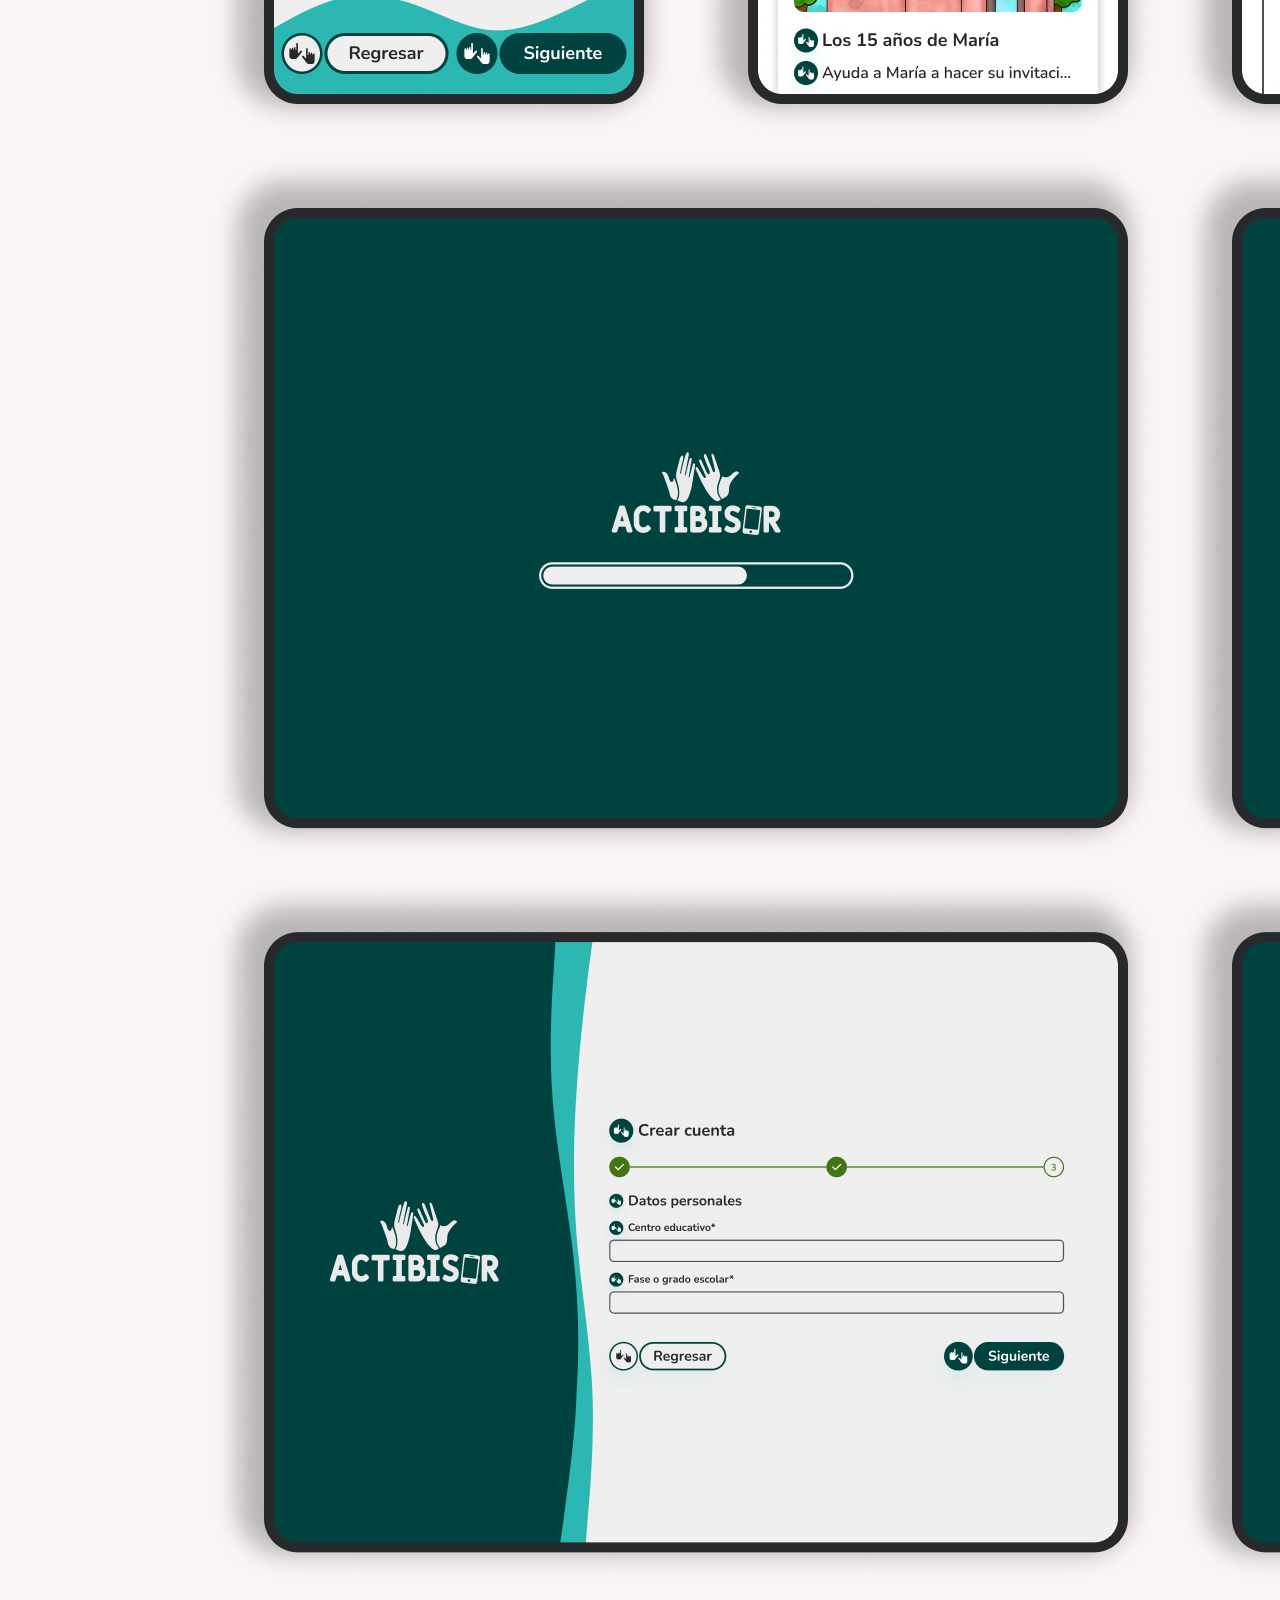
<file: actibisor.html>
<!doctype html>
<html lang="en">
  <head>
    <meta charset="utf-8">
    <meta name="viewport" content="width=device-width, initial-scale=1">
    <title>José Ocampo</title>
    <link rel="icon" href="./assets/projects/iconlogo.png">
    <link href="https://cdn.jsdelivr.net/npm/bootstrap@5.3.2/dist/css/bootstrap.min.css" rel="stylesheet" integrity="sha384-T3c6CoIi6uLrA9TneNEoa7RxnatzjcDSCmG1MXxSR1GAsXEV/Dwwykc2MPK8M2HN" crossorigin="anonymous">
    <link rel="stylesheet" href="https://cdn.jsdelivr.net/npm/bootstrap-icons@1.11.1/font/bootstrap-icons.css">
    <link rel="stylesheet" href="./style.css">
    <link href='https://fonts.googleapis.com/css?family=Poppins' rel='stylesheet'>
    <link href='https://fonts.googleapis.com/css?family=Inter' rel='stylesheet'>
  </head>
  <body>
    <nav class="navbar navbar-expand-lg header" style="background-color: #FAF4F4;">
        <div class="container-fluid">
          <a class="navbar-brand" href="./index.html" id="header-title">José Ocampo</a>
          <button class="navbar-toggler" type="button" data-bs-toggle="collapse" data-bs-target="#navbarNav" aria-controls="navbarNav" aria-expanded="false" aria-label="Toggle navigation">
            <span class="navbar-toggler-icon"></span>
          </button>
          <form class="d-flex">
            <div class="collapse navbar-collapse" id="navbarNav">
                <ul class="navbar-nav">
                <li class="nav-item">
                    <a class="nav-link active header-menu" aria-current="page" href="./index.html" id="header-menu" style="font-weight: 700; color: #13131A;">Projects</a>
                </li>
                <li class="nav-item header-menu" id="header-menu">
                    <a class="nav-link" href="./aboutme.html">About me</a>
                </li>
                <li class="nav-item header-menu" id="header-menu">
                    <a class="nav-link" href="./assets/projects/JoseOcampoUXUIDesignerResume2024.pdf" target="_blank">Resume</a>
                </li>
                <li class="nav-item header-menu" id="header-menu">
                    <a class="nav-link" href="https://www.linkedin.com/in/jos%C3%A9-rodolfo-ocampo-barajas-85534925a/">
                        <i class="bi bi-linkedin"></i>
                    </a>
                </li>
                <li class="nav-item header-menu" id="header-menu">
                    <a class="nav-link" href="mailto:joseocabar@gmail.com">
                        <i class="bi bi-envelope-fill"></i>
                    </a>
                </li>
                </ul>
            </div>
        </form>
        </div>
    </nav>

    <div class="row" style="padding-left: 16%; padding-right: 16%; padding-top: 2%;">
        <div class="col-12">
            <img src="./assets/projects/Actibisor.png" class="img-fluid rounded-start-custom" alt="...">
        </div>

        <div class="row" style="padding-top: 32px;">
            <div class="col-md-4 text-center">
                <h5 class="card-title" id="card-title">Actibisor</h5>
            </div>
            <div class="col-md-8" id="description2">
                <p>Actibisor is a <strong class="highlight2">bilingual web platform</strong> dedicated to <strong class="highlight2">promoting Spanish literacy among the deaf</strong>. It offers a variety of interactive games and tools while giving top priority to accessibility and customization to cater to the unique needs of its users. The project is unwaveringly committed to <strong class="highlight2">closing educational disparities</strong> and fostering social inclusion.</p>
            </div>
        </div>

        <div class="row" style="padding-top: 28px;">
            <div class="col-4"></div>
            <div class="col-8">
                <div class="row">
                    <div class="col">
                        <p id="card-content"><strong>Team</strong></p>
                        <p id="description">3 Designers, <br> 2 Developers</p>
                    </div>
                    <div class="col">
                        <p id="card-content"><strong>Role</strong></p>
                        <p id="description">Researcher, Designer</p>
                    </div>
                    <div class="col">
                        <p id="card-content"><strong>Time</strong></p>
                        <p id="description">January 2023</p>
                    </div>
                    <div class="col">
                        <p id="card-content"><strong>Duration</strong></p>
                        <p id="description">In progress</p>
                    </div>
                    <div class="col">
                        <p id="card-content"><strong>Tools</strong></p>
                        <p id="description">Figma, Balsamiq</p>
                    </div>
                </div>
            </div>
        </div>

        <div class="col text-center" style="padding-top: 112px;">
            <h5 class="card-title" id="card-title">Research</h5>
        </div>

        <div class="row" style="padding-top: 32px;">
            <div class="col-md-4 text-center">
                <p id="card-content"><strong>Problem</strong></p>
            </div>
            <div class="col-md-8">
                <p id="description2"><strong class="highlight2">Deaf individuals</strong> frequently encounter <strong class="highlight2">substantial barriers when it comes to accessing education.</strong> These barriers include the lack of accessible and effective tools for developing their literacy skills. As a result, <strong class="highlight2">they may experience feelings of exclusion, missed educational opportunities, and a subpar learning experience.</strong><p>
            </div>
        </div>
        <div class="row" style="padding-top: 32px;">
            <div class="col-md-4 text-center">
                <p id="card-content"><strong>Findings</strong></p>
            </div>
            <div class="col-md-8">
                <p id="description2">Based on insights gathered from co-design sessions with the deaf community, along with accessibility and usability surveys, several key findings have surfaced:</p>
                <ol id="description">
                    <li><strong class="highlight2">Absence of a Bilingual Interface:</strong>  Existing platforms provide information solely in Spanish, which is counterproductive for a platform designed to facilitate Spanish learning.</li>
                    <li><strong class="highlight2">Educational Resources Gap:</strong> There is a scarcity of educational materials tailored to accommodate deaf individuals in school settings, resulting in a suboptimal learning experience.</li>
                    <li><strong class="highlight2">Differing Perception of Information:</strong> Deaf individuals often interpret information differently from those with hearing abilities. Elements such as emojis, buttons, and even words can be subject to varied interpretations, potentially leading to miscommunication or misunderstanding.</li>
                </ol>
            </div>
        </div>
        <div class="row" style="padding-top: 32px;">
            <div class="col-md-4 text-center">
                <p id="card-content"><strong>Goal</strong></p>
            </div>
            <div class="col-md-8">
                <p id="description2">The goal of Actibisor is to <strong class="highlight2">elevate the educational journey of deaf individuals</strong> by creating an inclusive platform that fosters effective communication, supports social inclusion, and provides seamless access to essential information, educational resources, and opportunities. Actibisor aims to <strong class="highlight2">simplify the learning process, promoting a sense of belonging and empowering deaf learners to maximize their educational experience.</strong></p>
            </div>
        </div>

        <div class="col text-center" style="padding-top: 112px;">
            <h5 class="card-title" id="card-title">Market research</h5>
        </div>
        <div class="row" style="padding-top: 32px;">
            <div class="col text-center">
                <p id="description2">"Current platforms for educating Spanish literacy among the deaf community"</p>
            </div>
        </div>
        <div class="row g-0" style="padding-top: 32px;">
            <div class="col-md-6 text-center">
                <img src="./assets/projects/ALASINTERSIGN.png" class="img-fluid" alt="...">
            </div>
            <div class="col-md-6 align-items-center">
                <p id="card-content"><strong>ALAS and InterSign</strong></p>
                <p id="description2" style="font-weight: 600; color: #7E7E7E;">Strengths:</p>
                <ul id="description">
                    <li>Specific educational focus in their respective areas, whether it's literacy or sign language.</li>
                    <li>Flexibility in terms of time and learning pace, making it adaptable to user needs.</li>
                    <li>Use of interactive technology for practice and exercises, which can enhance communication skills.</li>
                </ul>
                <p id="description2" style="font-weight: 600; color: #7E7E7E;">Weaknesses:</p>
                <ul id="description">
                    <li>Potential limitation in educational content, restricting learning opportunities beyond their specific focuses.</li>
                    <li>Technological dependence, which may not be suitable for all contexts or situations.</li>
                    <li>Technical barriers, as not all individuals may have access to the necessary technology to use these platforms, leading to potential exclusions in certain cases.</li>
                </ul>
            </div>
        </div>

        <div class="col text-center" style="padding-top: 112px;">
            <h5 class="card-title" id="card-title">Solution</h5>
        </div>
        <div class="row" style="padding-top: 32px; padding-bottom: 42px;">
            <div class="col text-center">
                <p id="card-content" style="font-weight: 500; color: #7E7E7E;">User interfaces created by the deaf community... </p>
            </div>
            <div class="col-12">
                <img src="./assets/projects/DesignDeaf.png" class="img-fluid mx-auto d-block" style="width: 85%;" alt="...">
            </div>
        </div>
        <div class="row" style="padding-top: 32px; padding-bottom: 42px;">
            <div class="col text-center">
                <p id="card-content" style="font-weight: 500; color: #7E7E7E;">Efficient bilingual interface featuring Mexican Sign Language translation.</p>
            </div>
            <div class="col-12">
                <img src="./assets/projects/ModalExample.png" class="img-fluid mx-auto d-block" style="width: 85%;" alt="...">
            </div>
        </div>
        <div class="row" style="padding-top: 32px; padding-bottom: 42px;">
            <div class="col text-center">
                <p id="card-content" style="font-weight: 500; color: #7E7E7E;">Educational resources crafted by experts </p>
            </div>
            <div class="col-12">
                <img src="./assets/projects/Games.png" class="img-fluid mx-auto d-block" style="width: 85%;" alt="...">
            </div>
        </div>

        <div class="col text-center" style="padding-top: 112px;">
            <h5 class="card-title" id="card-title">Wireframes</h5>
        </div>
        <div class="col-12" style="padding-top: 36px; padding-bottom: 72px;">
            <img src="./assets/projects/WireframesActibisor.png" class="img-fluid rounded-start-custom" alt="...">
        </div>

        <div class="col text-center" style="padding-top: 112px;">
            <h5 class="card-title" id="card-title">Mockups</h5>
        </div>
        <div class="col-12" style="padding-top: 36px; padding-bottom: 72px;">
            <img src="./assets/projects/ActibisorMockups.png    " class="img-fluid rounded-start-custom" alt="...">
        </div>

        <div class="col text-center" style="padding-top: 112px;">
            <h5 class="card-title" id="card-title">Design system</h5>
        </div>
        <div class="col-12" style="padding-top: 36px;">
            <img src="./assets/projects/DesignSystemActibisor.png" class="img-fluid rounded-start-custom" alt="...">
        </div>


    </div>

    <div class="card text-center" style="background-color: #FAF4F4; border-color: #FAF4F4; padding-top: 72px;">
        <div class="card-body">
          <img src="./assets/projects/StickerLogo.png" style="height: 64px; width: 72.78; margin-top: 64px; margin-bottom: 12px;" class="img-fluid" alt="...">
          <h6 class="card-title" style="font-family: Poppins; font-weight: 700;">José Ocampo</h6>
          <div class="row"> 
            <div class="col-12">
                <a href="https://www.linkedin.com/in/jos%C3%A9-rodolfo-ocampo-barajas-85534925a">
                  <i class="bi bi-linkedin px-2 d-inline" style="color: #13131A;"></i>
                </a>
                <a href="mailto:joseocabar@gmail.com">
                  <i class="bi bi-envelope-fill px-2 d-inline" style="color: #13131A;"></i>
                </a>
            </div>
          </div>        
        </div>
      </div>
  </body>
</html>
</file>
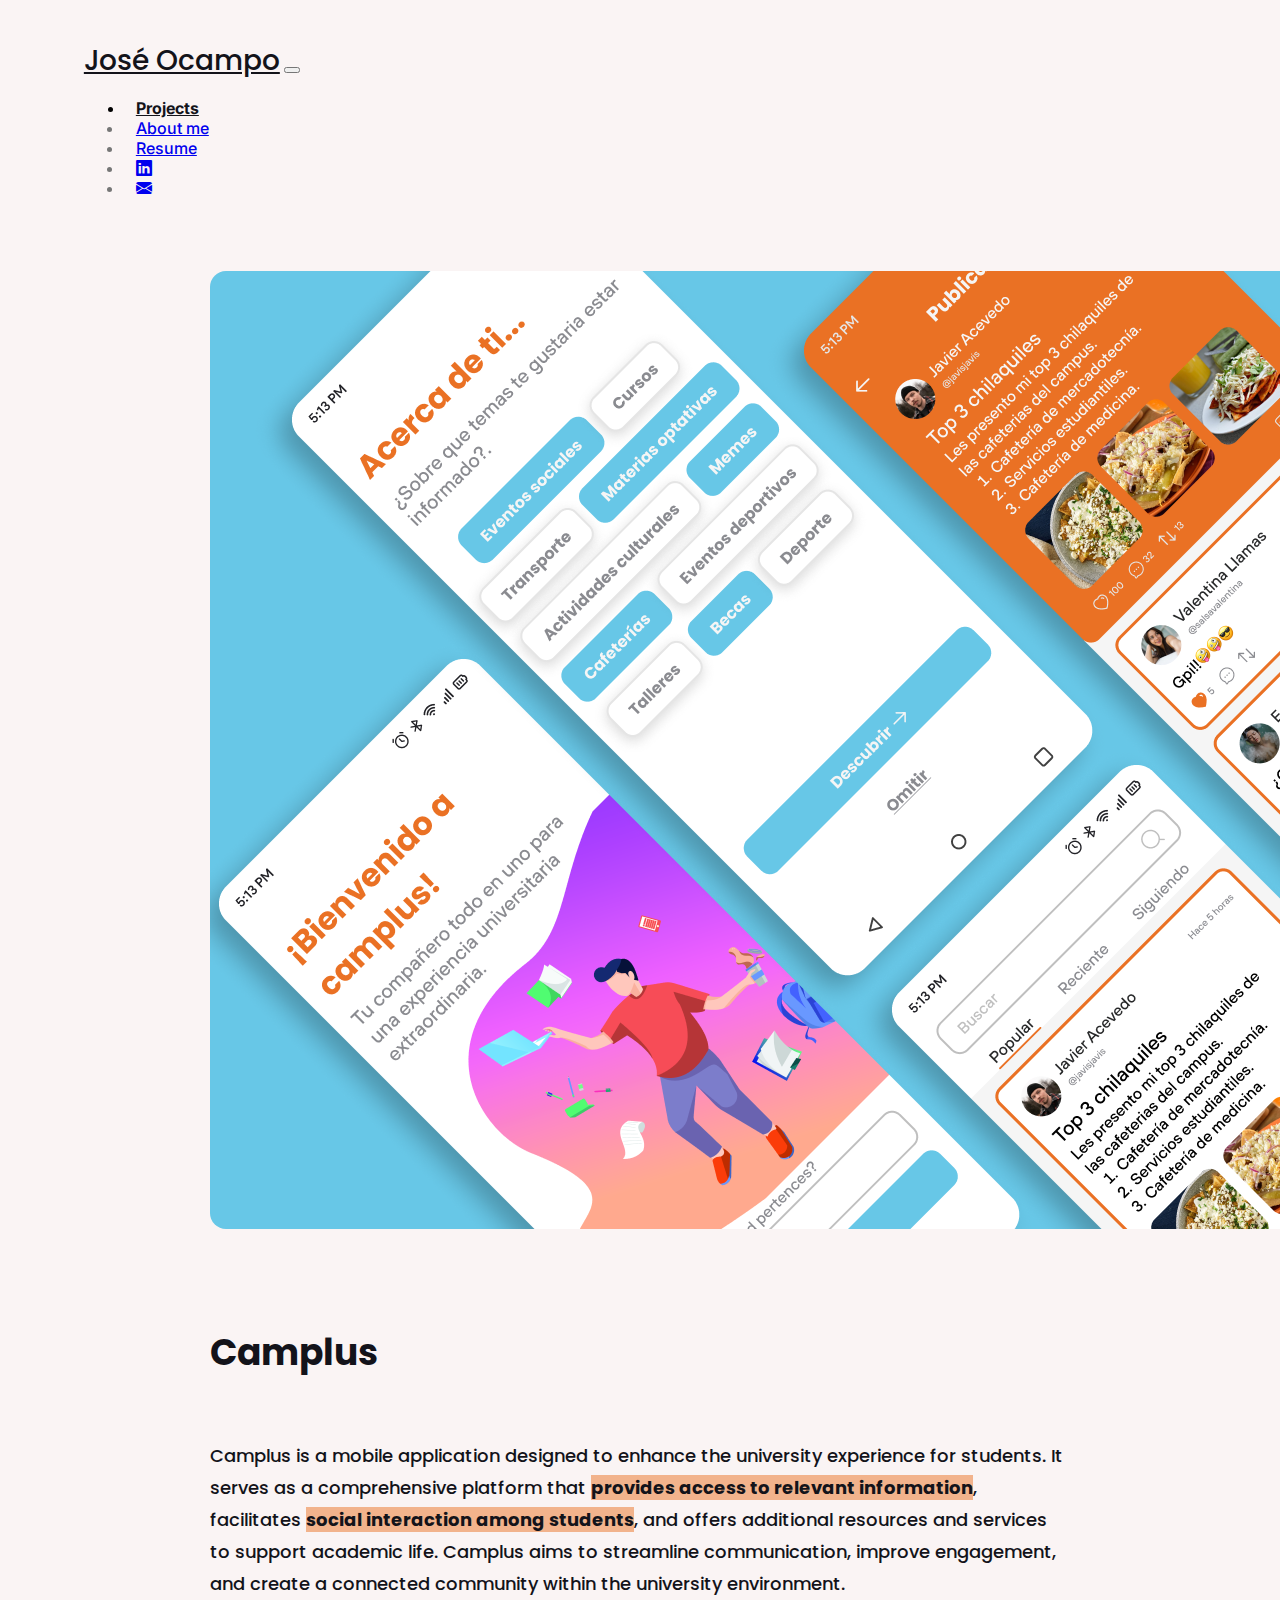
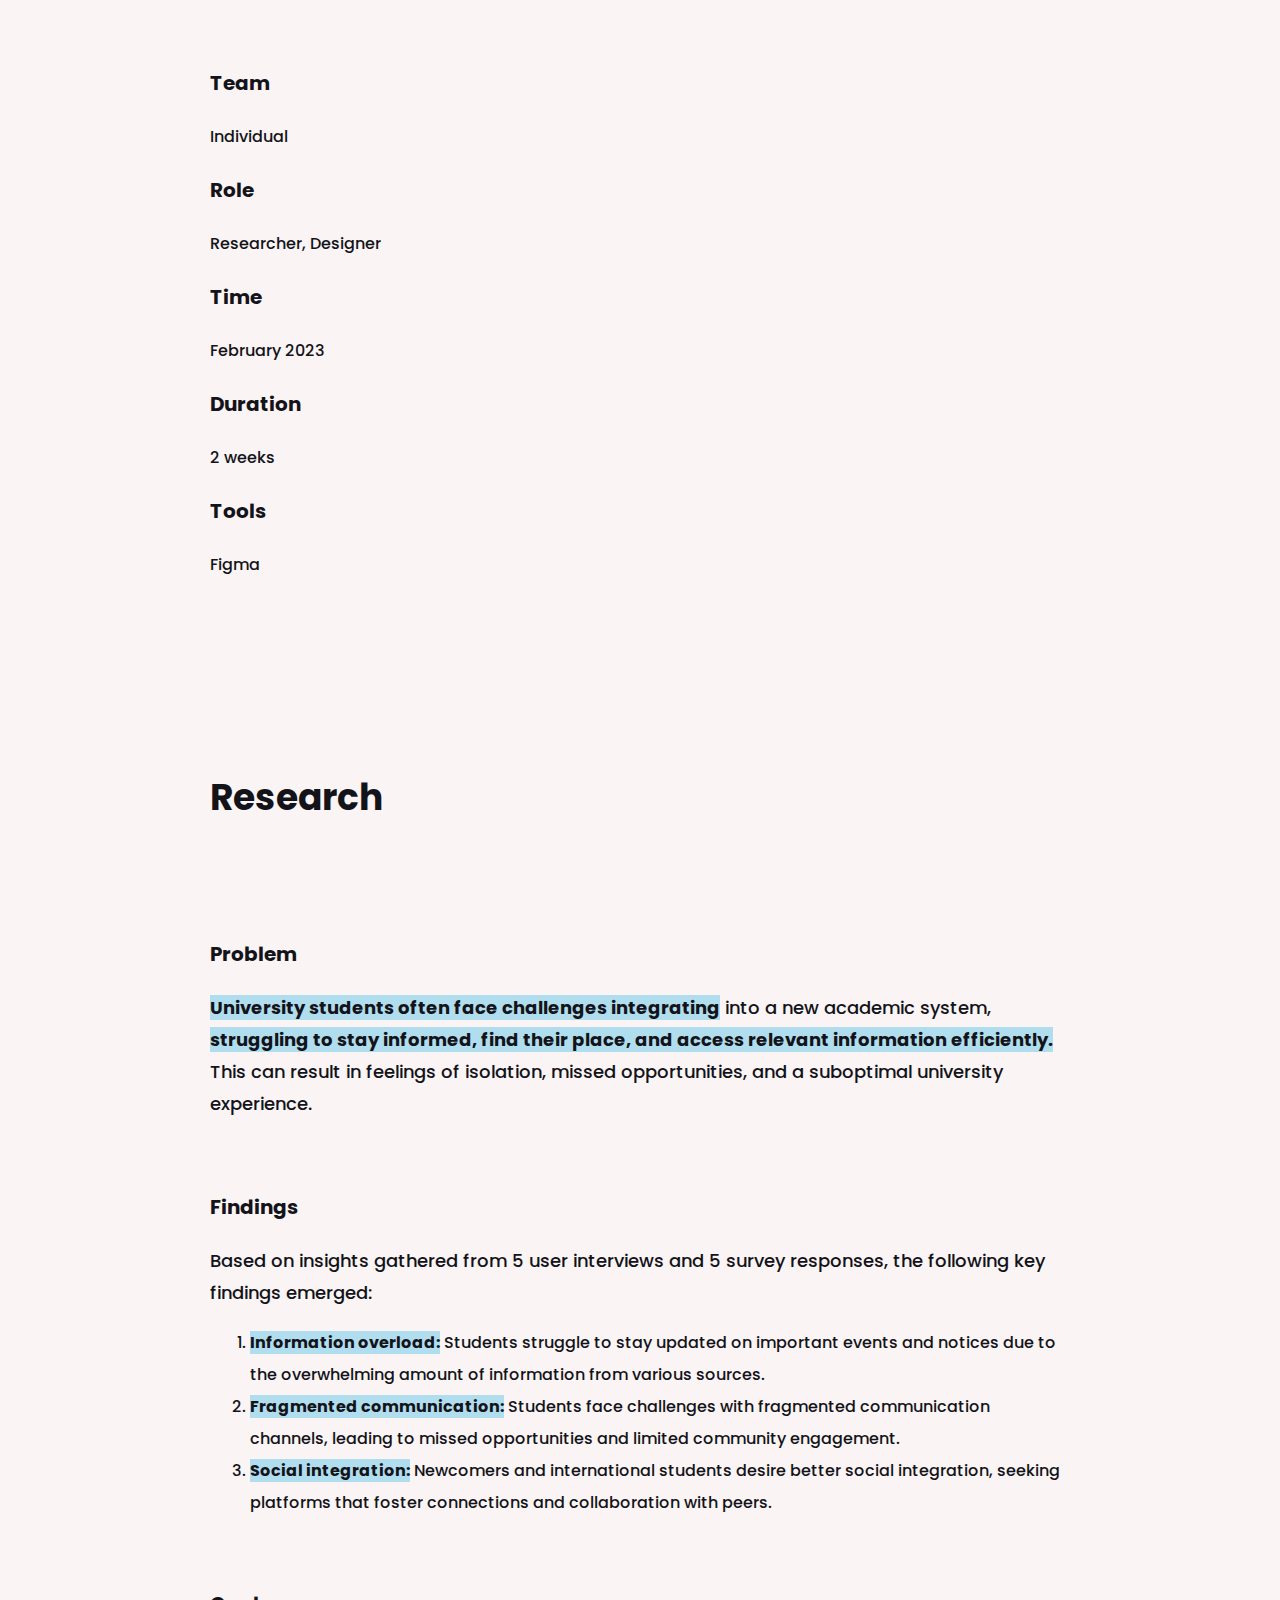
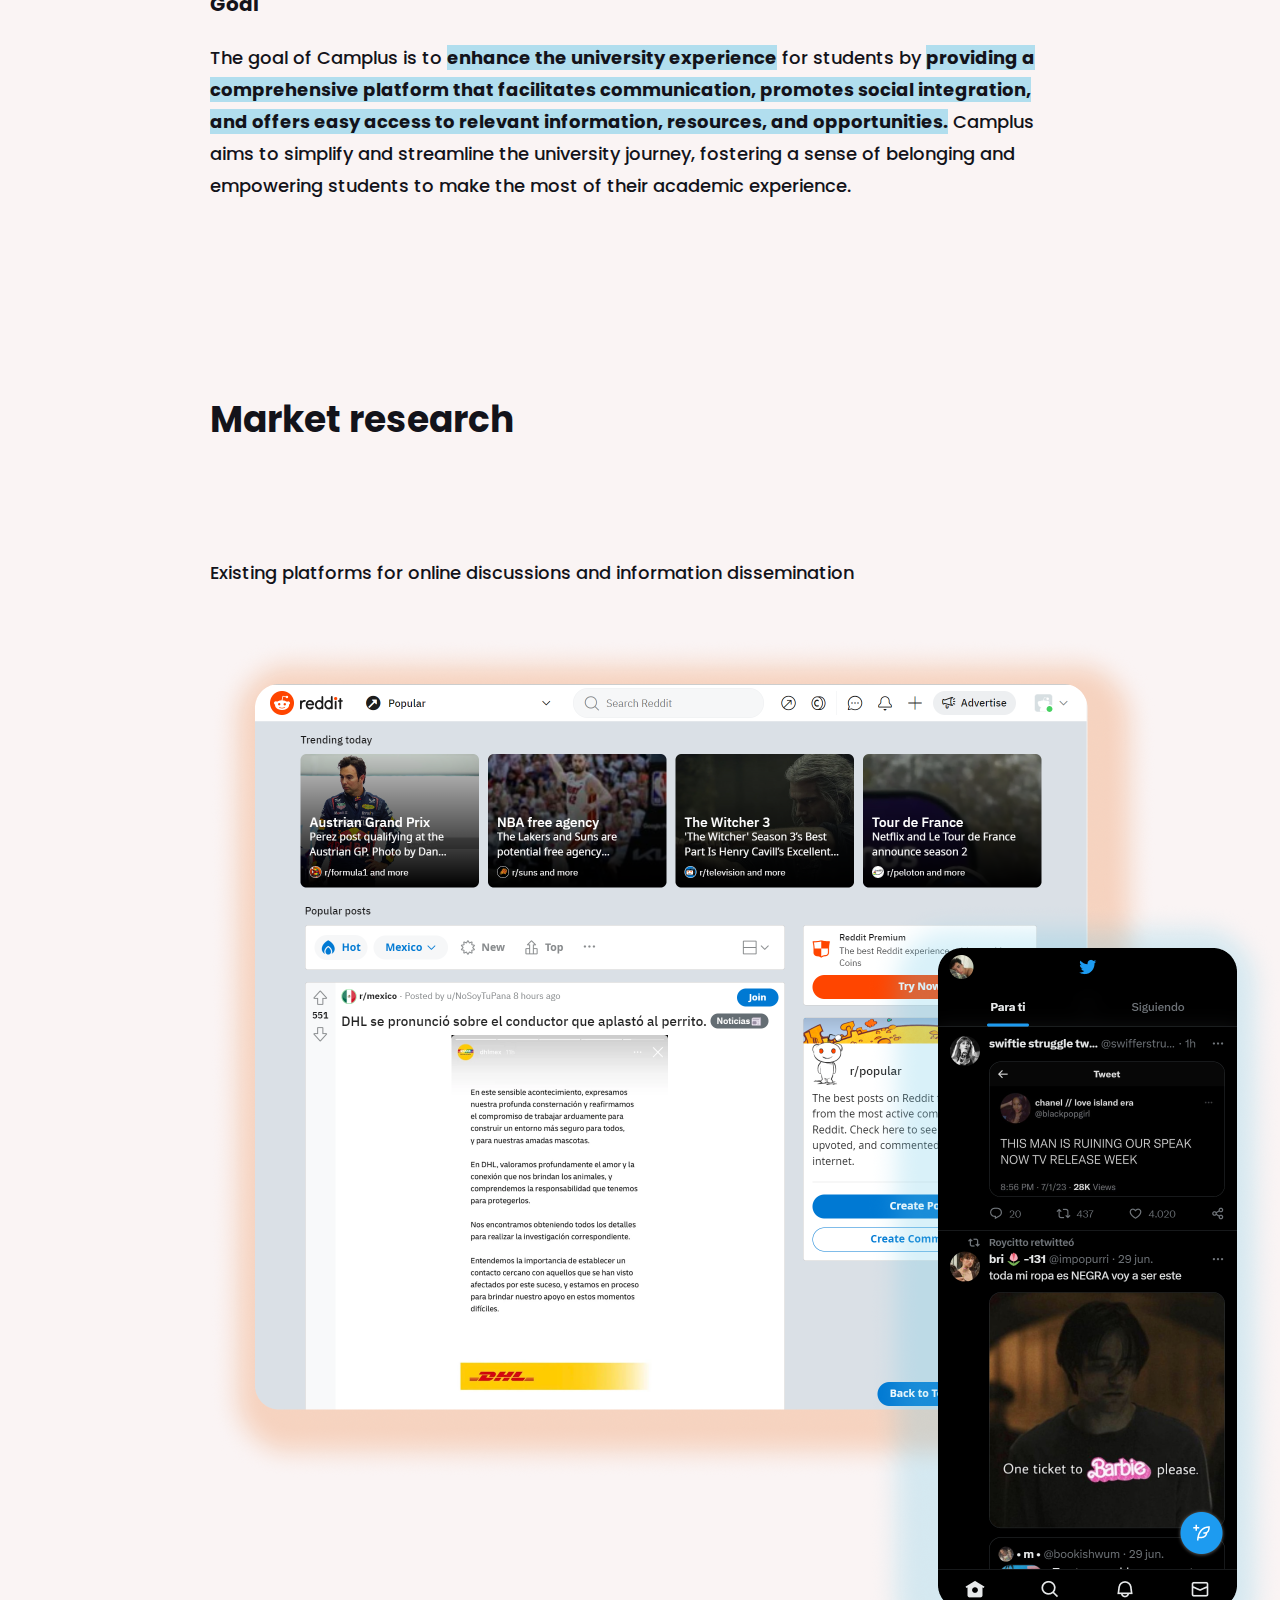
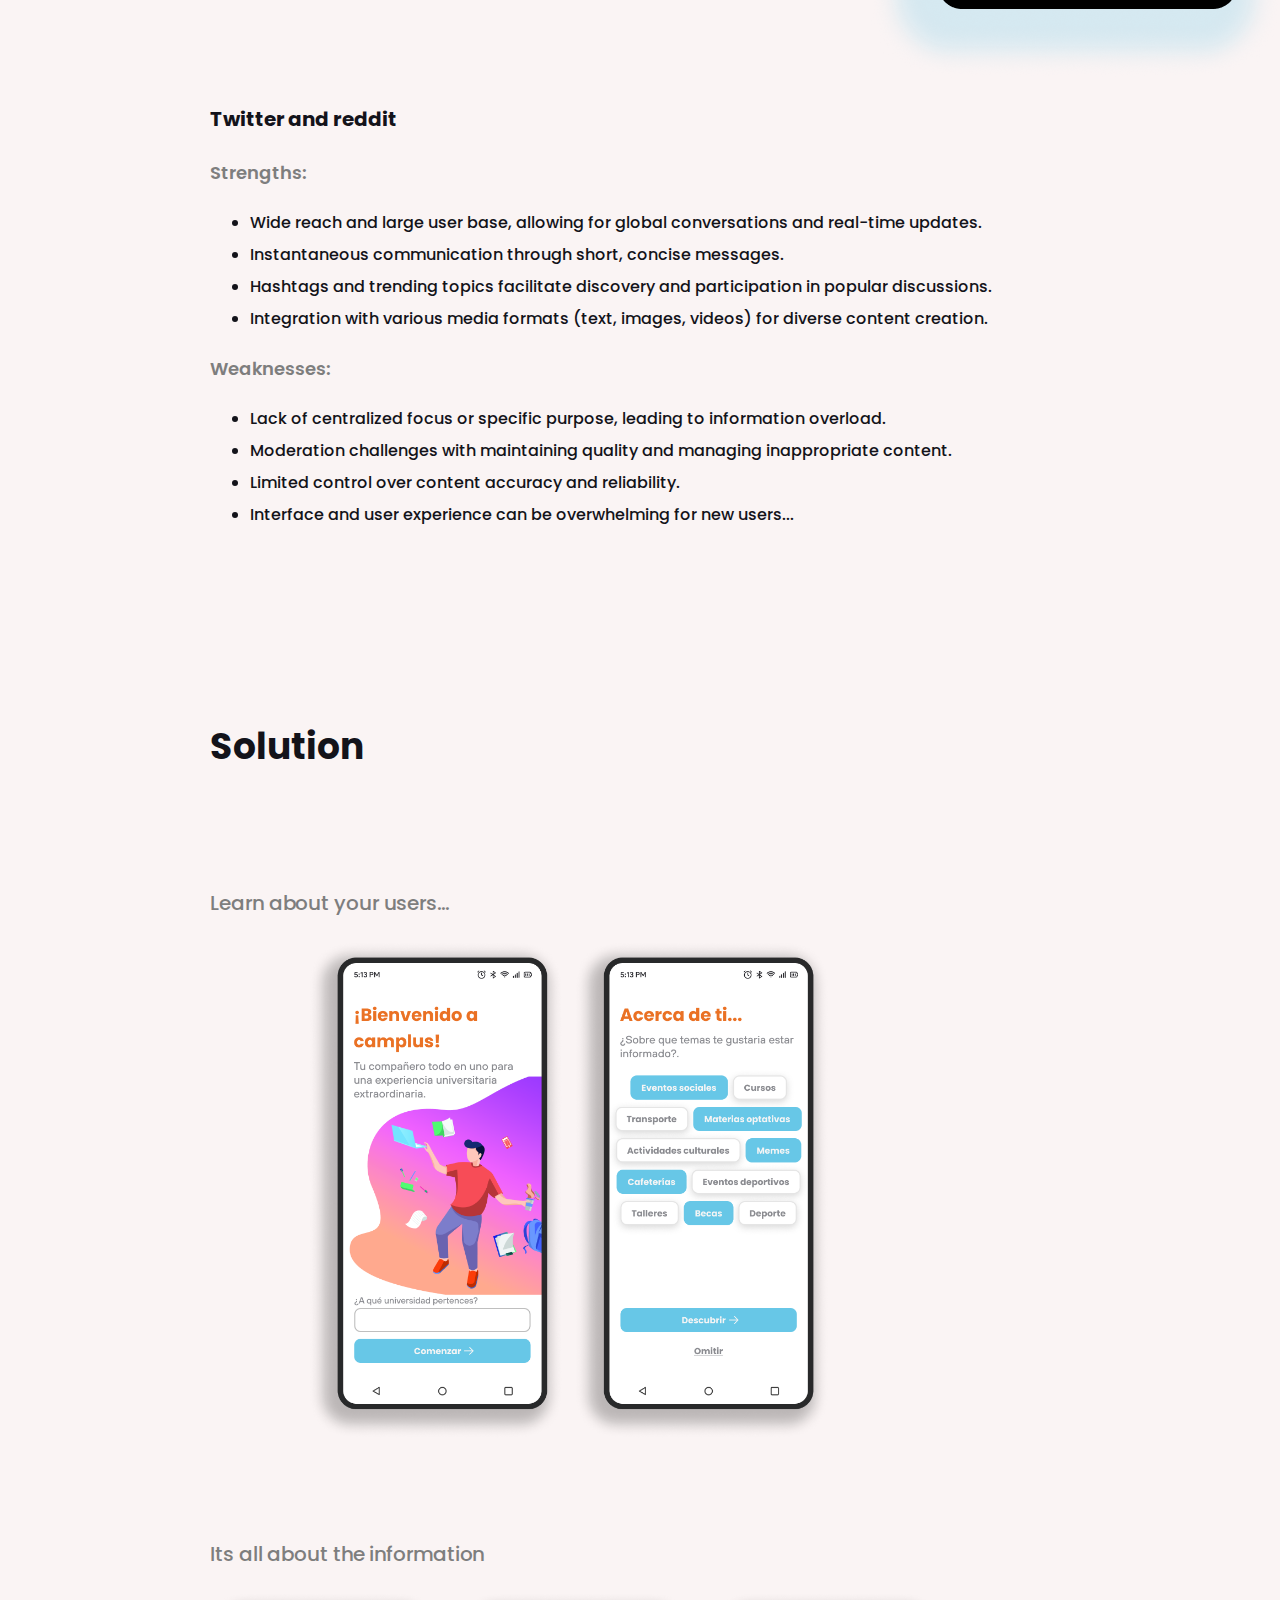
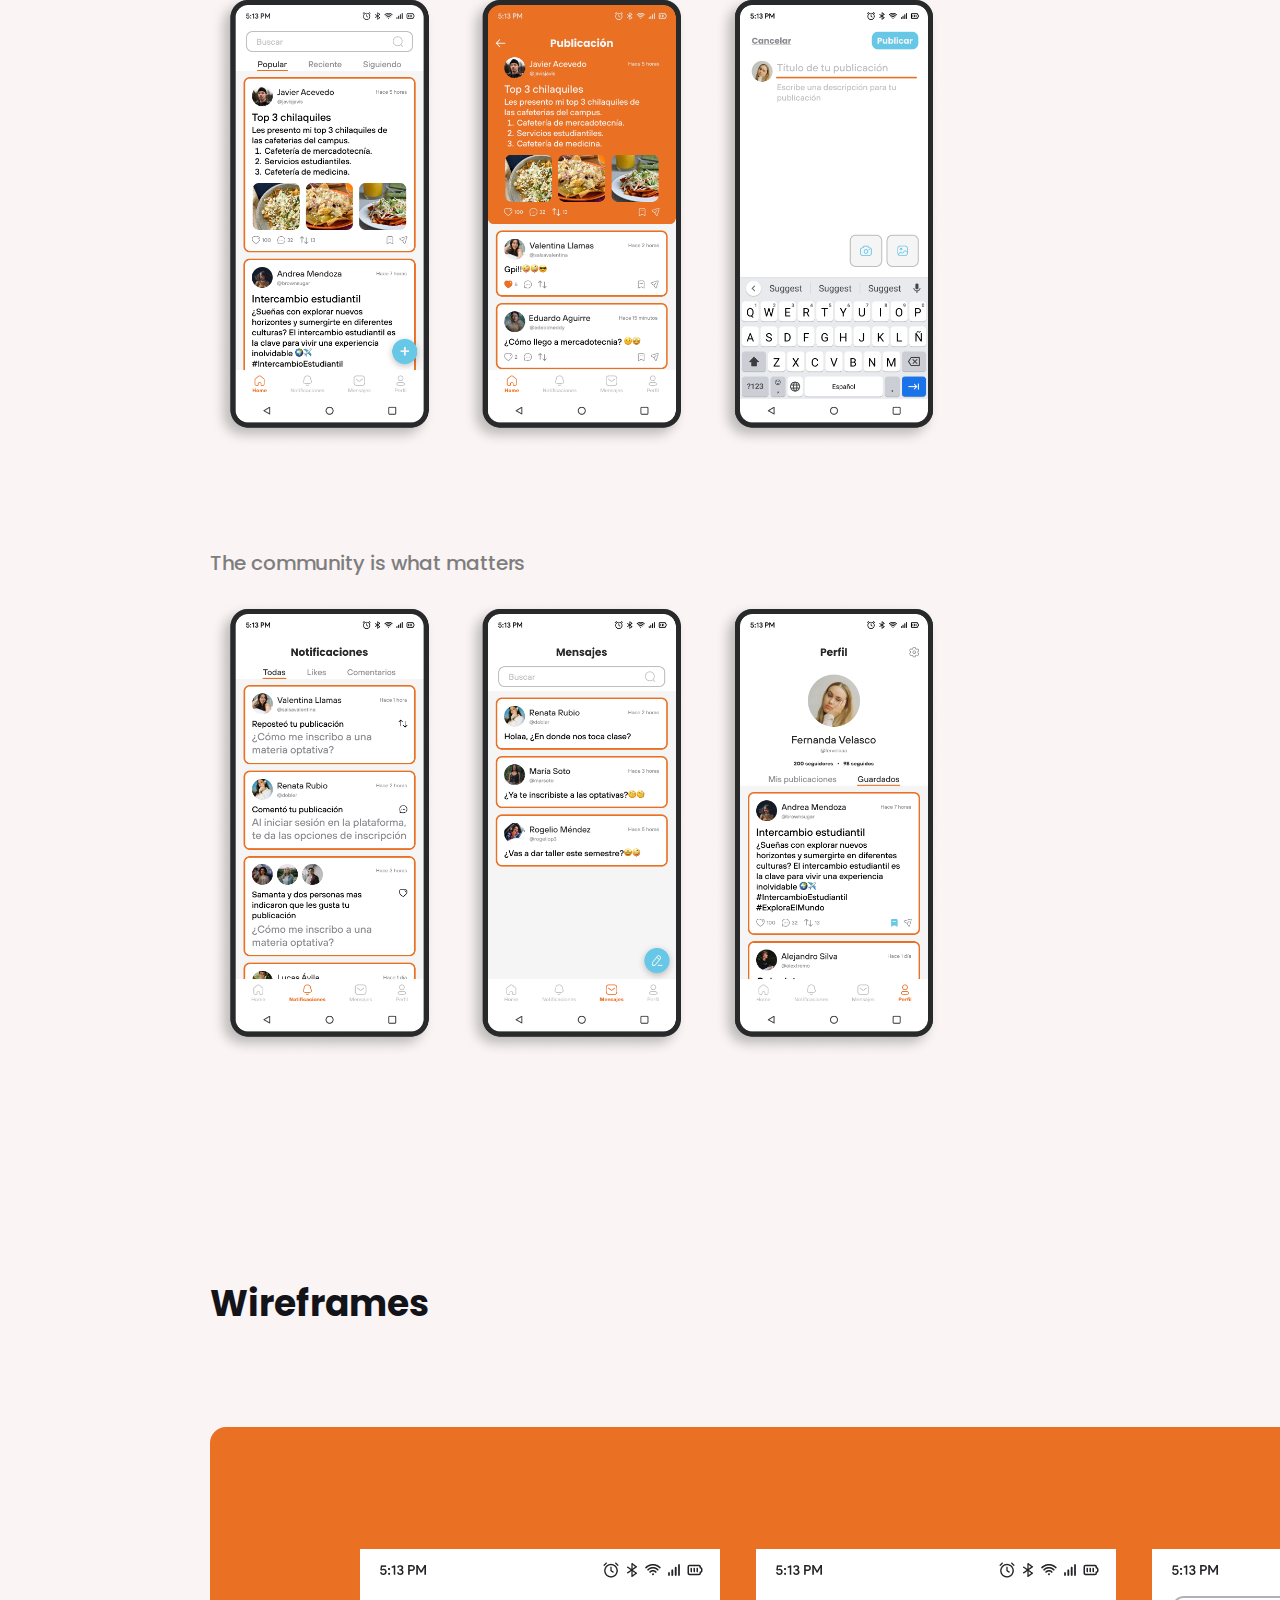
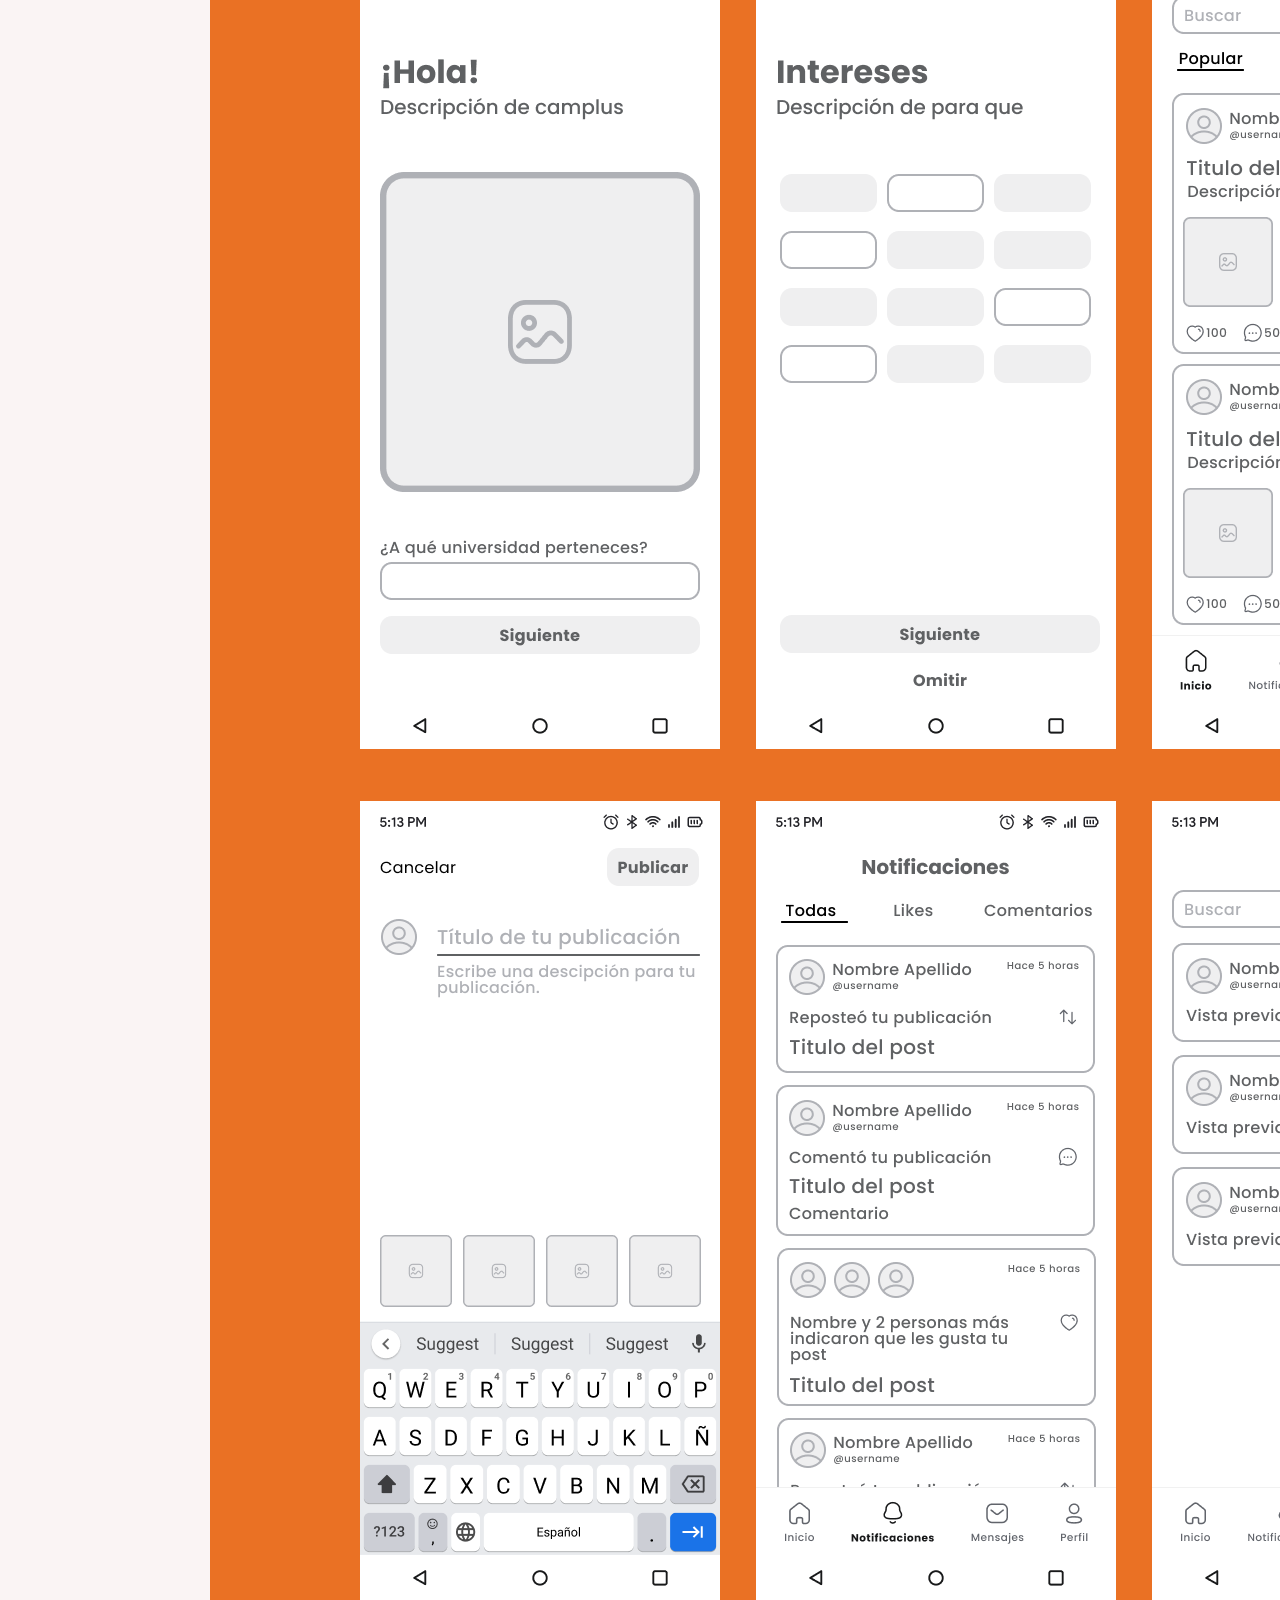
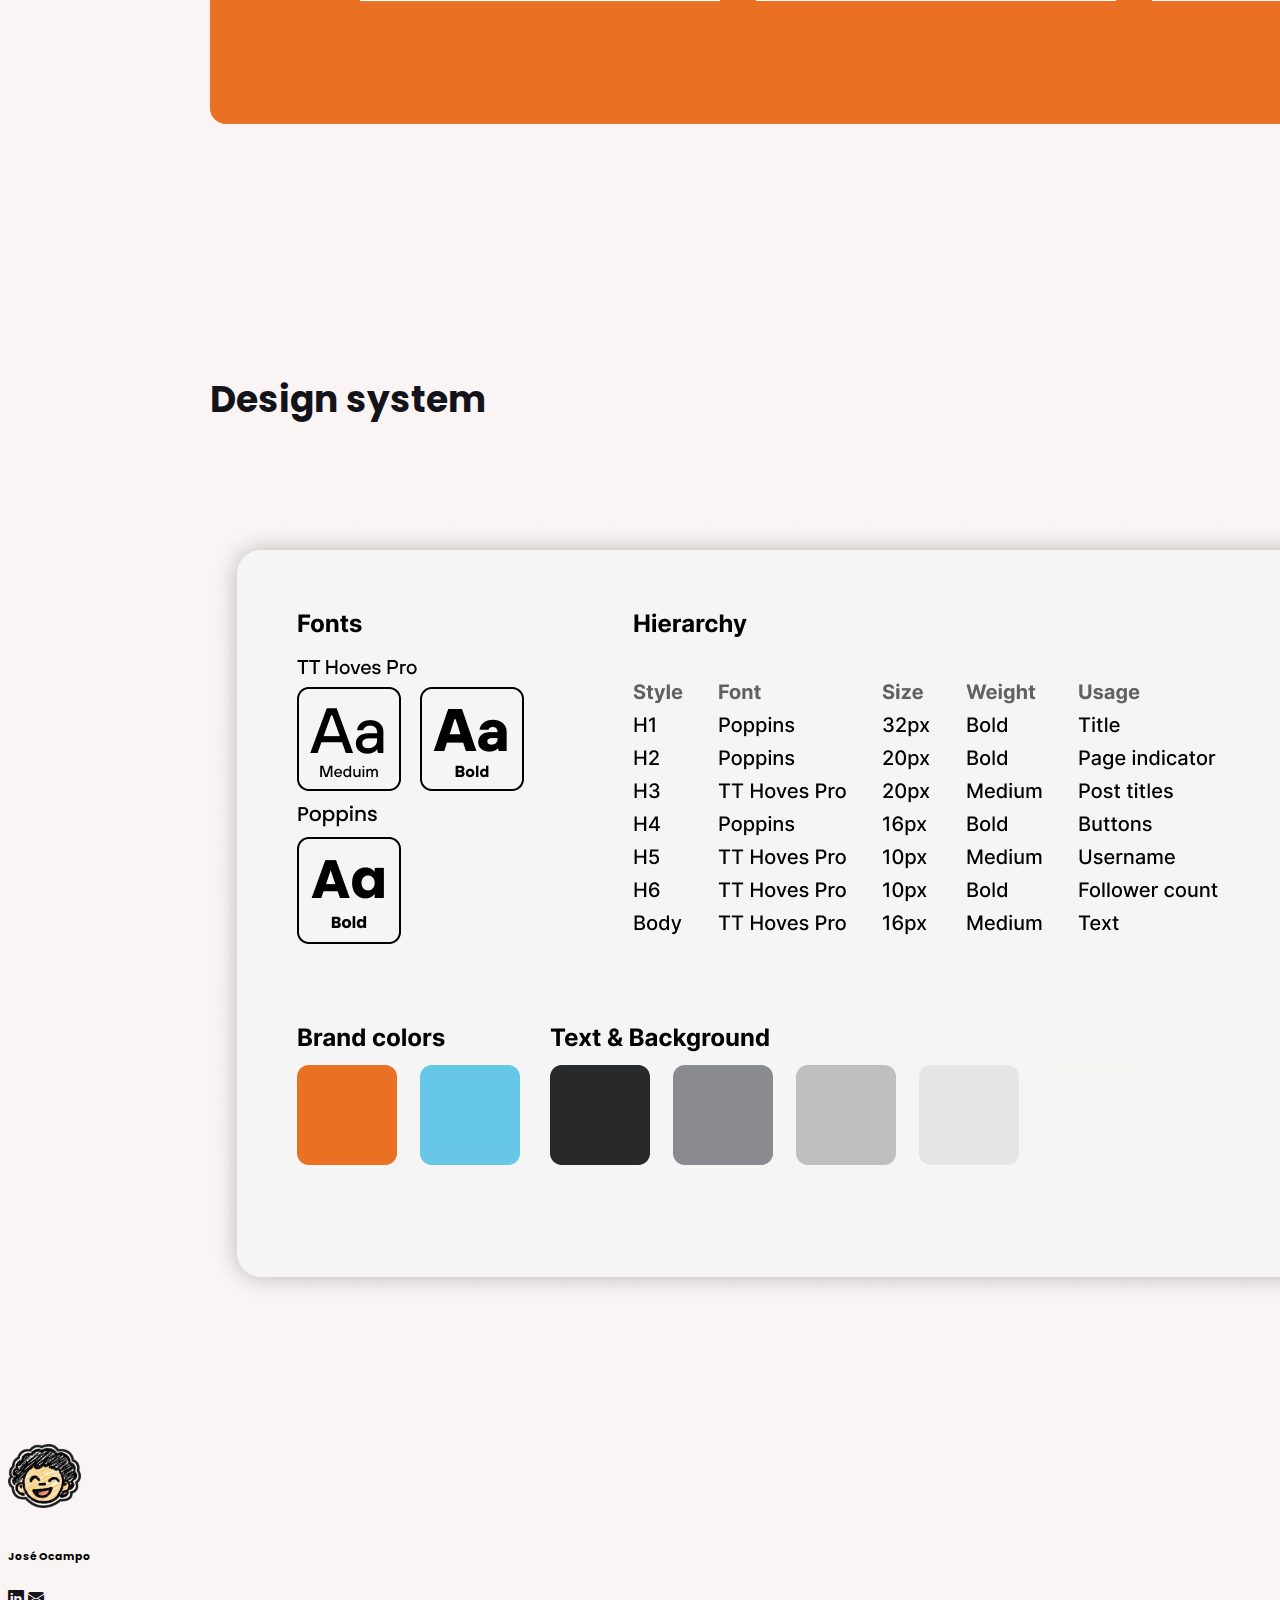
<file: camplus.html>
<!doctype html>
<html lang="en">
  <head>
    <meta charset="utf-8">
    <meta name="viewport" content="width=device-width, initial-scale=1">
    <title>José Ocampo</title>
    <link rel="icon" href="./assets/projects/iconlogo.png">
    <link href="https://cdn.jsdelivr.net/npm/bootstrap@5.3.2/dist/css/bootstrap.min.css" rel="stylesheet" integrity="sha384-T3c6CoIi6uLrA9TneNEoa7RxnatzjcDSCmG1MXxSR1GAsXEV/Dwwykc2MPK8M2HN" crossorigin="anonymous">
    <link rel="stylesheet" href="https://cdn.jsdelivr.net/npm/bootstrap-icons@1.11.1/font/bootstrap-icons.css">
    <link rel="stylesheet" href="./style.css">
    <link href='https://fonts.googleapis.com/css?family=Poppins' rel='stylesheet'>
    <link href='https://fonts.googleapis.com/css?family=Inter' rel='stylesheet'>
  </head>
  <body>
    <nav class="navbar navbar-expand-lg header" style="background-color: #FAF4F4;">
        <div class="container-fluid">
          <a class="navbar-brand" href="./index.html" id="header-title">José Ocampo</a>
          <button class="navbar-toggler" type="button" data-bs-toggle="collapse" data-bs-target="#navbarNav" aria-controls="navbarNav" aria-expanded="false" aria-label="Toggle navigation">
            <span class="navbar-toggler-icon"></span>
          </button>
          <form class="d-flex">
            <div class="collapse navbar-collapse" id="navbarNav">
                <ul class="navbar-nav">
                <li class="nav-item">
                    <a class="nav-link active header-menu" aria-current="page" href="./index.html" id="header-menu" style="font-weight: 700; color: #13131A;">Projects</a>
                </li>
                <li class="nav-item header-menu" id="header-menu">
                    <a class="nav-link" href="./aboutme.html">About me</a>
                </li>
                <li class="nav-item header-menu" id="header-menu">
                    <a class="nav-link" href="./assets/projects/JoseOcampoUXUIDesignerResume2024.pdf" target="_blank">Resume</a>
                </li>
                <li class="nav-item header-menu" id="header-menu">
                    <a class="nav-link" href="https://www.linkedin.com/in/jos%C3%A9-rodolfo-ocampo-barajas-85534925a/">
                        <i class="bi bi-linkedin"></i>
                    </a>
                </li>
                <li class="nav-item header-menu" id="header-menu">
                    <a class="nav-link" href="mailto:joseocabar@gmail.com">
                        <i class="bi bi-envelope-fill"></i>
                    </a>
                </li>
                </ul>
            </div>
        </form>
        </div>
    </nav>

    <div class="row" style="padding-left: 16%; padding-right: 16%; padding-top: 2%;">
        <div class="col-12">
            <img src="./assets/projects/CamplusCover2.png" class="img-fluid rounded-start-custom" alt="...">
        </div>

        <div class="row" style="padding-top: 32px;">
            <div class="col-md-4 text-center">
                <h5 class="card-title" id="card-title">Camplus</h5>
            </div>
            <div class="col-md-8" id="description2">
                <p>Camplus is a mobile application designed to enhance the university experience for students. It serves as a comprehensive platform that <strong class="highlight">provides access to relevant information</strong>, facilitates <strong class="highlight">social interaction among students</strong>, and offers additional resources and services to support academic life. Camplus aims to streamline communication, improve engagement, and create a connected community within the university environment.</p>
            </div>
        </div>

        <div class="row" style="padding-top: 28px;">
            <div class="col-4"></div>
            <div class="col-8">
                <div class="row">
                    <div class="col">
                        <p id="card-content"><strong>Team</strong></p>
                        <p id="description">Individual</p>
                    </div>
                    <div class="col">
                        <p id="card-content"><strong>Role</strong></p>
                        <p id="description">Researcher, Designer</p>
                    </div>
                    <div class="col">
                        <p id="card-content"><strong>Time</strong></p>
                        <p id="description">February 2023</p>
                    </div>
                    <div class="col">
                        <p id="card-content"><strong>Duration</strong></p>
                        <p id="description">2 weeks</p>
                    </div>
                    <div class="col">
                        <p id="card-content"><strong>Tools</strong></p>
                        <p id="description">Figma</p>
                    </div>
                </div>
            </div>
        </div>

        <div class="col text-center" style="padding-top: 112px;">
            <h5 class="card-title" id="card-title">Research</h5>
        </div>

        <div class="row" style="padding-top: 32px;">
            <div class="col-md-4 text-center">
                <p id="card-content"><strong>Problem</strong></p>
            </div>
            <div class="col-md-8">
                <p id="description2"><strong class="highlight2">University students often face challenges integrating</strong> into a new academic system, <strong class="highlight2">struggling to stay informed, find their place, and access relevant information efficiently.</strong> This can result in feelings of isolation, missed opportunities, and a suboptimal university experience.</p>
            </div>
        </div>
        <div class="row" style="padding-top: 32px;">
            <div class="col-md-4 text-center">
                <p id="card-content"><strong>Findings</strong></p>
            </div>
            <div class="col-md-8">
                <p id="description2">Based on insights gathered from 5 user interviews and 5 survey responses, the following key findings emerged:</p>
                <ol id="description">
                    <li><strong class="highlight2">Information overload:</strong> Students struggle to stay updated on important events and notices due to the overwhelming amount of information from various sources.</li>
                    <li><strong class="highlight2">Fragmented communication:</strong> Students face challenges with fragmented communication channels, leading to missed opportunities and limited community engagement.</li>
                    <li><strong class="highlight2">Social integration:</strong> Newcomers and international students desire better social integration, seeking platforms that foster connections and collaboration with peers.</li>
                </ol>
            </div>
        </div>
        <div class="row" style="padding-top: 32px;">
            <div class="col-md-4 text-center">
                <p id="card-content"><strong>Goal</strong></p>
            </div>
            <div class="col-md-8">
                <p id="description2">The goal of Camplus is to <strong class="highlight2">enhance the university experience</strong> for students by <strong class="highlight2">providing a comprehensive platform that facilitates communication, promotes social integration, and offers easy access to relevant information, resources, and opportunities.</strong> Camplus aims to simplify and streamline the university journey, fostering a sense of belonging and empowering students to make the most of their academic experience.</p>
            </div>
        </div>

        <div class="col text-center" style="padding-top: 112px;">
            <h5 class="card-title" id="card-title">Market research</h5>
        </div>
        <div class="row" style="padding-top: 32px;">
            <div class="col text-center">
                <p id="description2">Existing platforms for online discussions and information dissemination</p>
            </div>
        </div>
        <div class="row g-0" style="padding-top: 32px;">
            <div class="col-md-6 text-center">
                <img src="./assets/projects/Research.png" class="img-fluid" alt="...">
            </div>
            <div class="col-md-6 align-items-center">
                <p id="card-content"><strong>Twitter and reddit</strong></p>
                <p id="description2" style="font-weight: 600; color: #7E7E7E;">Strengths:</p>
                <ul id="description">
                    <li>Wide reach and large user base, allowing for global conversations and real-time updates.</li>
                    <li>Instantaneous communication through short, concise messages.</li>
                    <li>Hashtags and trending topics facilitate discovery and participation in popular discussions.</li>
                    <li>Integration with various media formats (text, images, videos) for diverse content creation.</li>
                </ul>
                <p id="description2" style="font-weight: 600; color: #7E7E7E;">Weaknesses:</p>
                <ul id="description">
                    <li>Lack of centralized focus or specific purpose, leading to information overload.</li>
                    <li>Moderation challenges with maintaining quality and managing inappropriate content.</li>
                    <li>Limited control over content accuracy and reliability.</li>
                    <li>Interface and user experience can be overwhelming for new users...</li>
                </ul>
            </div>
        </div>

        <div class="col text-center" style="padding-top: 112px;">
            <h5 class="card-title" id="card-title">Solution</h5>
        </div>
        <div class="row" style="padding-top: 32px; padding-bottom: 42px;">
            <div class="col text-center">
                <p id="card-content" style="font-weight: 500; color: #7E7E7E;">Learn about your users... </p>
            </div>
            <div class="col-12">
                <img src="./assets/projects/Mockup1.png" class="img-fluid mx-auto d-block" style="width: 85%;" alt="...">
            </div>
        </div>
        <div class="row" style="padding-top: 32px; padding-bottom: 42px;">
            <div class="col text-center">
                <p id="card-content" style="font-weight: 500; color: #7E7E7E;">Its all about the information </p>
            </div>
            <div class="col-12">
                <img src="./assets/projects/Posts.png" class="img-fluid mx-auto d-block" style="width: 85%;" alt="...">
            </div>
        </div>
        <div class="row" style="padding-top: 32px; padding-bottom: 42px;">
            <div class="col text-center">
                <p id="card-content" style="font-weight: 500; color: #7E7E7E;">The community is what matters </p>
            </div>
            <div class="col-12">
                <img src="./assets/projects/Social.png" class="img-fluid mx-auto d-block" style="width: 85%;" alt="...">
            </div>
        </div>

        <div class="col text-center" style="padding-top: 112px;">
            <h5 class="card-title" id="card-title">Wireframes</h5>
        </div>
        <div class="col-12" style="padding-top: 36px; padding-bottom: 72px;">
            <img src="./assets/projects/Wireframes.png" class="img-fluid rounded-start-custom" alt="...">
        </div>

        <div class="col text-center" style="padding-top: 112px;">
            <h5 class="card-title" id="card-title">Design system</h5>
        </div>
        <div class="col-12" style="padding-top: 36px;">
            <img src="./assets/projects/Design system.png" class="img-fluid rounded-start-custom" alt="...">
        </div>


    </div>

    <div class="card text-center" style="background-color: #FAF4F4; border-color: #FAF4F4; padding-top: 72px;">
        <div class="card-body">
          <img src="./assets/projects/StickerLogo.png" style="height: 64px; width: 72.78; margin-top: 64px; margin-bottom: 12px;" class="img-fluid" alt="...">
          <h6 class="card-title" style="font-family: Poppins; font-weight: 700;">José Ocampo</h6>
          <div class="row"> 
            <div class="col-12">
                <a href="https://www.linkedin.com/in/jos%C3%A9-rodolfo-ocampo-barajas-85534925a">
                  <i class="bi bi-linkedin px-2 d-inline" style="color: #13131A;"></i>
                </a>
                <a href="mailto:joseocabar@gmail.com">
                  <i class="bi bi-envelope-fill px-2 d-inline" style="color: #13131A;"></i>
                </a>
            </div>
          </div>        
        </div>
      </div>
  </body>
</html>
</file>
<file: style.css>
body{
    background-color: #FAF4F4;
}

strong {
    font-weight: bold;}

.header{
        display: flex;
        padding: 32px 6%;
        justify-content: space-between;
        align-items: center;
}

.header-menu{
    padding-left: 12px;
    padding-right: 12px;
}

.rounded-start-custom {
    border-radius: 16px;
}

.background-image-class {
    background-image: url('./assets/projects/Gradient2.png'); /* Replace 'path-to-your-image.jpg' with the actual path to your image file */
    background-size: cover; /* Ensures the image covers the entire div */
    background-position: center; /* Centers the image horizontally and vertically */
    background-repeat: no-repeat; 
    padding-bottom: 48px;/* Prevents the image from repeating */
    /* You can add more background properties and styles as needed */
  }

  .background-image-class2 {
    background-image: url('./assets/projects/Gradient2.png'); /* Replace 'path-to-your-image.jpg' with the actual path to your image file */
    background-size: cover; /* Ensures the image covers the entire div */
    background-position: center; /* Centers the image horizontally and vertically */
    background-repeat: no-repeat; /* Prevents the image from repeating */
    /* You can add more background properties and styles as needed */
  }

#header-title{
    color: #13131A;
    font-family: Poppins;
    font-size: 28px;
    font-style: normal;
    font-weight: 500;
    line-height: normal;
}

#header-menu{
    font-family: Inter;
    color: #767676;
    font-size: 16px;
    font-style: normal;
    font-weight: 500;
    line-height: normal;
}

#small-text{
    color: #13131A;
    font-family: Poppins;
    font-style: normal;
    font-weight: 500;
    line-height: normal;
}

#banner-text{
    color: #13131A;
    font-family: Poppins;
    font-style: normal;
    font-weight: 700;
    line-height: normal;
    line-height: 125%;
    font-size: 64px;
}

#card-title{
    color: #13131A;
    font-family: Poppins;
    font-size: 36px;
    font-style: normal;
    font-weight: bolder;
    line-height: normal;
}

#card-content{
    color: #13131A;
    font-family: Poppins;
    font-size: 20px;
    font-style: normal;
    font-weight: 300;
    line-height: 175%; 
    letter-spacing: -0.1px;
}

#camplus{
    color: #FAF4F4;
    font-family: Poppins;
    font-size: 14px;
    font-style: normal;
    font-weight: 700;
    line-height: 175%; /* 24.5px */
    letter-spacing: -0.07px;
}

#description{
    color: #13131A;
    font-family: Poppins;
    font-size: 16px;
    font-style: normal;
    font-weight: 500;
    line-height: 32px; 
}

#description2{
    color: #13131A;
    font-family: Poppins;
    font-size: 18px;
    font-style: normal;
    font-weight: 500;
    line-height: 32px; 
}

#description3{
    color: #13131A;
    font-family: Poppins;
    font-size: 22px;
    font-style: normal;
    font-weight: 500;
    line-height: 32px; 
}

.highlight {
    left: 7%;
    bottom: 16px;
    width: 150px;
    height: 14px;
    transform: skew(-12deg) translateX(-50%);
    background: rgba(234,113,36,0.5);
    z-index: -1;
  }

  .highlight2 {
    left: 7%;
    bottom: 16px;
    width: 150px;
    height: 14px;
    transform: skew(-12deg) translateX(-50%);
    background: rgba(103,199,231,0.5);
    z-index: -1;
  }

   /* Remove margin and padding for the icons and anchor tags */
   .custom-icon-link i,
   .custom-icon-link {
     margin: 0;
     padding: 0;
   }
</file>
